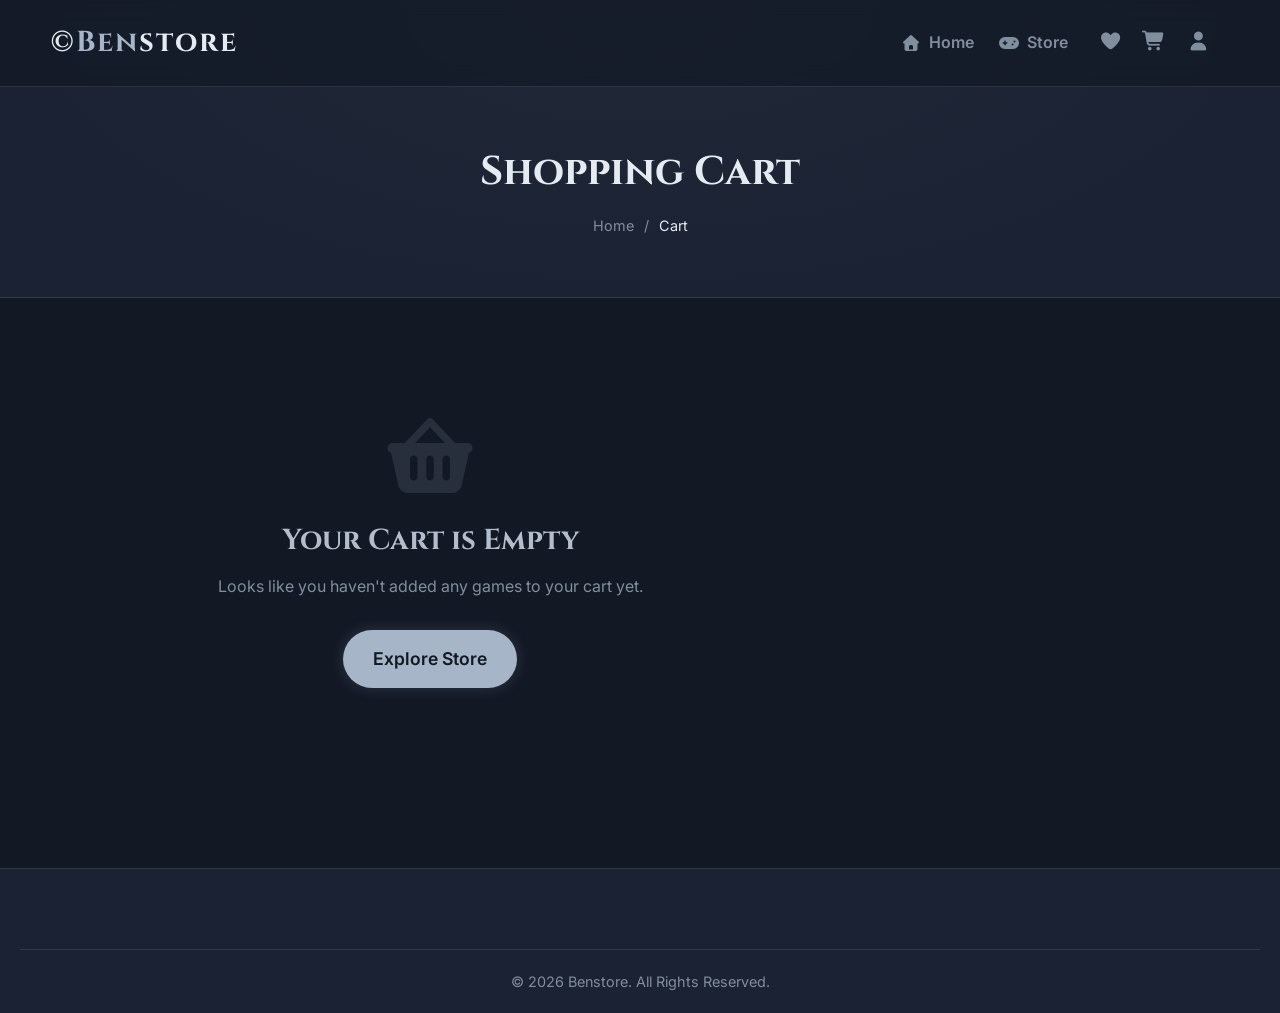
<file: pages/cart.html>
<!doctype html>
<html lang="en">
  <head>
    <meta charset="UTF-8" />
    <meta name="viewport" content="width=device-width, initial-scale=1.0" />
    <title>Shopping Cart | Benstore</title>
    <!-- CSS Modules -->
    <link rel="stylesheet" href="../css/base.css" />
    <link rel="stylesheet" href="../css/components.css" />
    <link rel="stylesheet" href="../css/layout.css" />
    <link rel="stylesheet" href="../css/pages/cart.css" />
    <link rel="stylesheet" href="../css/responsive.css" />
    <link rel="stylesheet" href="../css/all.css" />
  </head>
  <body>
    <!-- Navbar -->
    <nav class="navbar scrolled" id="navbar">
      <div class="nav-logo">
        <h2><a href="../index.html">&copy;<span>Ben</span>store</a></h2>
      </div>

      <div class="nav-right">
        <ul class="nav-links" id="navLinks">
          <li>
            <a href="../index.html"><i class="fas fa-house"></i> Home</a>
          </li>
          <li>
            <a href="store.html"><i class="fas fa-gamepad"></i> Store</a>
          </li>
        </ul>
        <div class="nav-icons">
          <div
            class="wishlist-icon"
            onclick="window.location.href = 'wishlist.html'"
          >
            <i class="fas fa-heart"></i>
            <span class="wishlist-badge">0</span>
          </div>
          <div class="cart-icon">
            <i class="fas fa-shopping-cart"></i>
            <span class="cart-badge">0</span>
          </div>
          <div class="user-icon" id="userIcon">
            <i class="fas fa-user"></i>
            <div class="user-dropdown" id="userDropdown"></div>
          </div>
          <span id="userGreeting" class="user-greeting"></span>
          <div class="menu-toggle" id="mobileMenu">
            <i class="fas fa-bars"></i>
          </div>
        </div>
      </div>
    </nav>

    <!-- Cart Sidebar -->
    <div class="cart-overlay"></div>
    <div class="cart-sidebar">
      <div class="cart-sidebar-header">
        <h3>Your Cart</h3>
        <button class="cart-sidebar-close"><i class="fas fa-times"></i></button>
      </div>
      <div class="cart-sidebar-items"></div>
      <div class="cart-sidebar-footer">
        <div class="cart-sidebar-total">
          <span>Subtotal</span>
          <span class="amount">Rp 0</span>
        </div>
        <div class="cart-sidebar-actions">
          <a href="checkout.html" class="btn-primary">Checkout</a>
        </div>
      </div>
    </div>

    <header class="page-header">
      <h1>Shopping Cart</h1>
      <div class="breadcrumb">
        <a href="../index.html">Home</a> / <span>Cart</span>
      </div>
    </header>

    <section class="cart-section">
      <div class="cart-container" id="cartPageContainer">
        <!-- Items rendered via JS inline here for simplicity since we don't have a dedicated cart page JS -->
        <div class="cart-items" id="cartPageItems">
          <!-- Rendered dynamically -->
        </div>
        <div class="order-summary" id="cartPageSummary" style="display: none">
          <h3>Order Summary</h3>
          <div class="summary-row">
            <span>Items</span>
            <span id="summaryCount">0</span>
          </div>
          <div class="summary-row">
            <span>Subtotal</span>
            <span id="summarySubtotal">Rp 0</span>
          </div>
          <div class="summary-row">
            <span>Tax (11%)</span>
            <span id="summaryTax">Rp 0</span>
          </div>
          <div class="summary-row total">
            <span>Total</span>
            <span id="summaryTotal">Rp 0</span>
          </div>
          <div class="summary-actions">
            <button
              class="btn-primary"
              onclick="window.location.href = 'checkout.html'"
            >
              Proceed to Checkout
            </button>
            <button
              class="btn-secondary"
              onclick="window.location.href = 'store.html'"
            >
              Continue Shopping
            </button>
          </div>
        </div>
      </div>
    </section>

    <!-- Footer -->
    <footer class="footer">
      <div class="footer-bottom">
        <p>&copy; 2026 Benstore. All Rights Reserved.</p>
      </div>
    </footer>

    <!-- Scripts -->
    <script src="../js/data.js"></script>
    <script src="../js/cart.js"></script>
    <script src="../js/wishlist.js"></script>
    <script src="../js/auth.js"></script>
    <script src="../js/app.js"></script>
    <script>
      document.addEventListener("DOMContentLoaded", () => {
        function renderCartPage() {
          const cart = Cart.getCart();
          const itemsContainer = document.getElementById("cartPageItems");
          const summaryContainer = document.getElementById("cartPageSummary");

          if (cart.length === 0) {
            itemsContainer.innerHTML = `
                        <div class="cart-empty">
                            <i class="fas fa-shopping-basket"></i>
                            <h2>Your Cart is Empty</h2>
                            <p>Looks like you haven't added any games to your cart yet.</p>
                            <a href="store.html" class="btn-primary" style="display:inline-block;padding:15px 30px;">Explore Store</a>
                        </div>
                    `;
            summaryContainer.style.display = "none";
            return;
          }

          summaryContainer.style.display = "block";
          itemsContainer.innerHTML = cart
            .map((item) => {
              const p = getProductById(item.id);
              if (!p) return "";
              return `
                        <div class="cart-item">
                            <div class="cart-item-image">
                                <img src="${resolveAssetPath(p.image)}" alt="${p.title}">
                            </div>
                            <div class="cart-item-info">
                                <h3><a href="product.html?id=${p.id}">${p.title}</a></h3>
                                <span class="cart-item-genre">${p.genre} • ${p.platform.join(", ")}</span>
                                <div class="cart-item-bottom">
                                    <span class="cart-item-price">${formatPrice(p.price)}</span>
                                    <div class="cart-qty-controls">
                                        <button onclick="Cart.updateQuantity(${p.id}, ${item.qty - 1}); location.reload()">−</button>
                                        <span>${item.qty}</span>
                                        <button onclick="Cart.updateQuantity(${p.id}, ${item.qty + 1}); location.reload()">+</button>
                                    </div>
                                    <button class="cart-item-remove" onclick="Cart.removeFromCart(${p.id}); location.reload()" title="Remove Item">
                                        <i class="fas fa-trash-alt"></i>
                                    </button>
                                </div>
                            </div>
                        </div>
                    `;
            })
            .join("");

          const count = Cart.getCartCount();
          const subtotal = Cart.getCartTotal();
          const tax = Math.floor(subtotal * 0.11);

          document.getElementById("summaryCount").textContent = count;
          document.getElementById("summarySubtotal").textContent =
            formatPrice(subtotal);
          document.getElementById("summaryTax").textContent = formatPrice(tax);
          document.getElementById("summaryTotal").textContent = formatPrice(
            subtotal + tax,
          );
        }

        renderCartPage();
      });
    </script>
  </body>
</html>
</file>
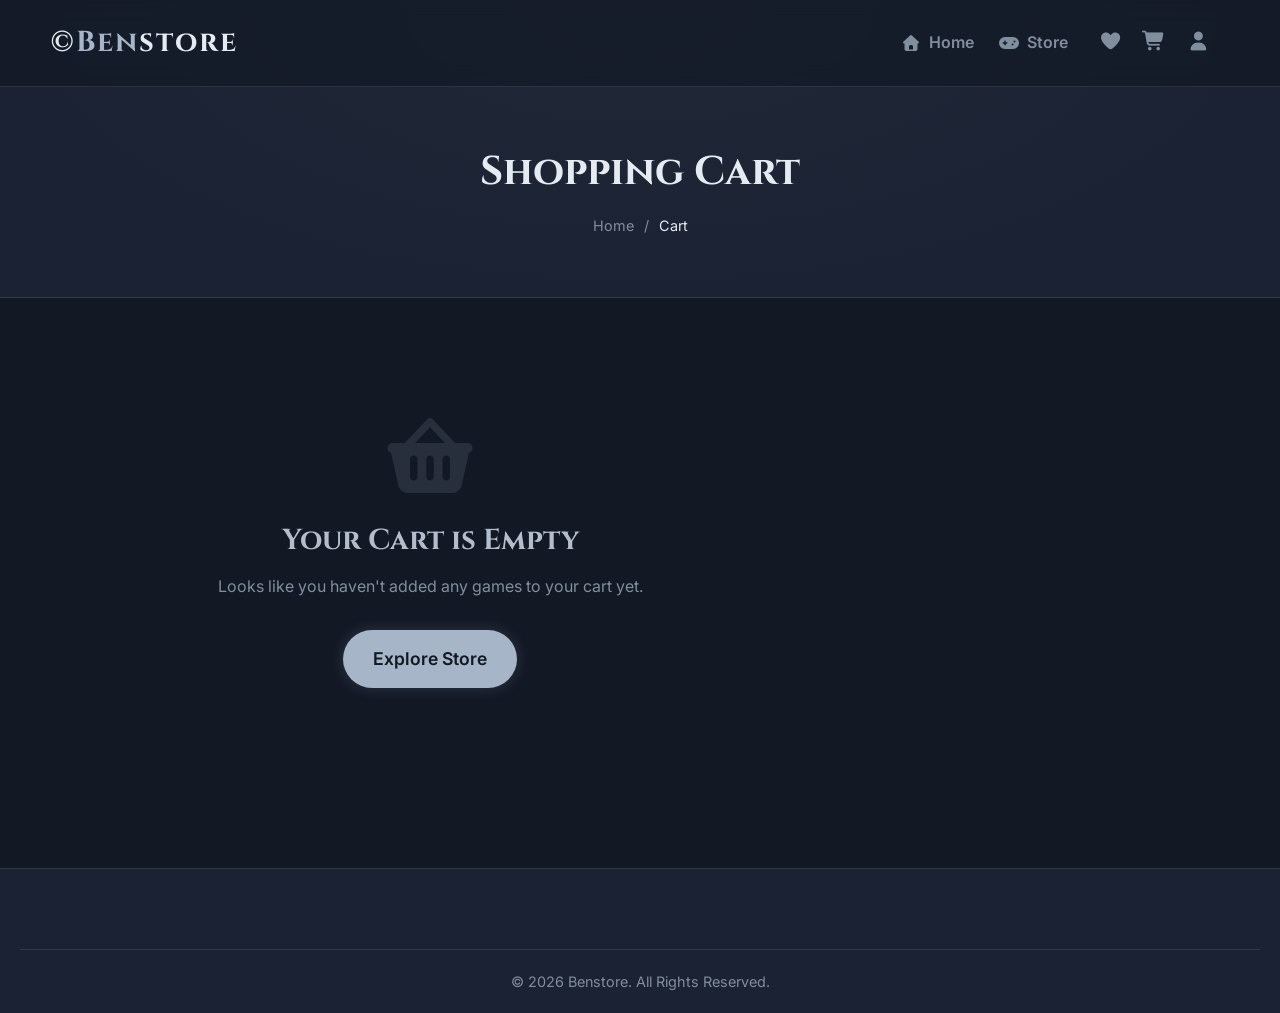
<file: pages/checkout.html>
<!doctype html>
<html lang="en">
  <head>
    <meta charset="UTF-8" />
    <meta name="viewport" content="width=device-width, initial-scale=1.0" />
    <title>Checkout | Benstore</title>
    <!-- CSS Modules -->
    <link rel="stylesheet" href="../css/base.css" />
    <link rel="stylesheet" href="../css/components.css" />
    <link rel="stylesheet" href="../css/layout.css" />
    <link rel="stylesheet" href="../css/pages/checkout.css" />
    <link rel="stylesheet" href="../css/responsive.css" />
    <link rel="stylesheet" href="../css/all.css" />
  </head>
  <body>
    <!-- Navbar -->
    <nav class="navbar scrolled" id="navbar">
      <div class="nav-logo">
        <h2><a href="../index.html">&copy;<span>Ben</span>store</a></h2>
      </div>
      <div class="nav-right">
        <a href="cart.html" style="color: var(--text-muted)"
          ><i class="fas fa-arrow-left"></i> Back to Cart</a
        >
      </div>
    </nav>

    <header
      class="page-header"
      style="padding-top: 100px; padding-bottom: 30px"
    >
      <h1>Checkout</h1>
    </header>

    <section class="checkout-section">
      <div class="checkout-steps">
        <div class="step completed">
          <div class="step-number"><i class="fas fa-check"></i></div>
          <span>Cart</span>
        </div>
        <div class="step-line active"></div>
        <div class="step active">
          <div class="step-number">2</div>
          <span>Details & Payment</span>
        </div>
        <div class="step-line"></div>
        <div class="step">
          <div class="step-number">3</div>
          <span>Done</span>
        </div>
      </div>

      <div class="checkout-container">
        <div class="checkout-form-area">
          <form id="checkoutForm" class="checkout-form">
            <h2><i class="fas fa-user-circle"></i> Personal Information</h2>
            <div class="form-row">
              <div class="form-group">
                <label for="fname">First Name</label>
                <input type="text" id="fname" required placeholder="John" />
              </div>
              <div class="form-group">
                <label for="lname">Last Name</label>
                <input type="text" id="lname" required placeholder="Doe" />
              </div>
            </div>
            <div class="form-group">
              <label for="email">Email Address</label>
              <input
                type="email"
                id="email"
                required
                placeholder="john@example.com"
              />
            </div>

            <h2 style="margin-top: 20px">
              <i class="fas fa-credit-card"></i> Payment Method
            </h2>
            <div class="payment-methods">
              <label class="payment-option selected">
                <input type="radio" name="payment" value="cc" checked />
                <i class="fas fa-credit-card"></i>
                <div class="payment-option-info">
                  <h4>Credit Card</h4>
                  <p>Visa, MasterCard, Amex</p>
                </div>
              </label>
              <label class="payment-option">
                <input type="radio" name="payment" value="paypal" />
                <i class="fab fa-paypal"></i>
                <div class="payment-option-info">
                  <h4>PayPal</h4>
                  <p>Fast and secure checkout</p>
                </div>
              </label>
              <label class="payment-option">
                <input type="radio" name="payment" value="qris" />
                <i class="fas fa-qrcode"></i>
                <div class="payment-option-info">
                  <h4>QRIS</h4>
                  <p>E-Wallet, Mobile Banking (ID Only)</p>
                </div>
              </label>
            </div>

            <div class="form-group" style="margin-top: 30px">
              <button type="submit" class="btn-primary" style="width: 100%">
                Place Order Securely
              </button>
            </div>
          </form>
        </div>

        <div class="order-summary" style="position: sticky; top: 100px">
          <h3>Order Review</h3>
          <div id="checkoutOrderReview">
            <!-- Rendered by JS -->
          </div>
          <div class="summary-row" style="margin-top: 20px">
            <span>Subtotal</span>
            <span id="checkoutSubtotal">Rp 0</span>
          </div>
          <div class="summary-row">
            <span>Tax (11%)</span>
            <span id="checkoutTax">Rp 0</span>
          </div>
          <div class="summary-row total">
            <span>Total Due</span>
            <span id="checkoutTotal">Rp 0</span>
          </div>
        </div>
      </div>
    </section>

    <!-- Success Modal -->
    <div class="modal-overlay" id="checkoutSuccessModal">
      <div class="modal">
        <div class="success-content">
          <i class="fas fa-check-circle"></i>
          <h2>Payment Successful!</h2>
          <p>
            Thank you for your purchase. Your game keys will be sent to your
            email shortly.
          </p>
          <button
            class="btn-primary"
            onclick="window.location.href = '../index.html'"
          >
            Back to Home
          </button>
        </div>
      </div>
    </div>

    <!-- Scripts -->
    <script src="../js/data.js"></script>
    <script src="../js/cart.js"></script>
    <script src="../js/checkout.js"></script>
  </body>
</html>
</file>
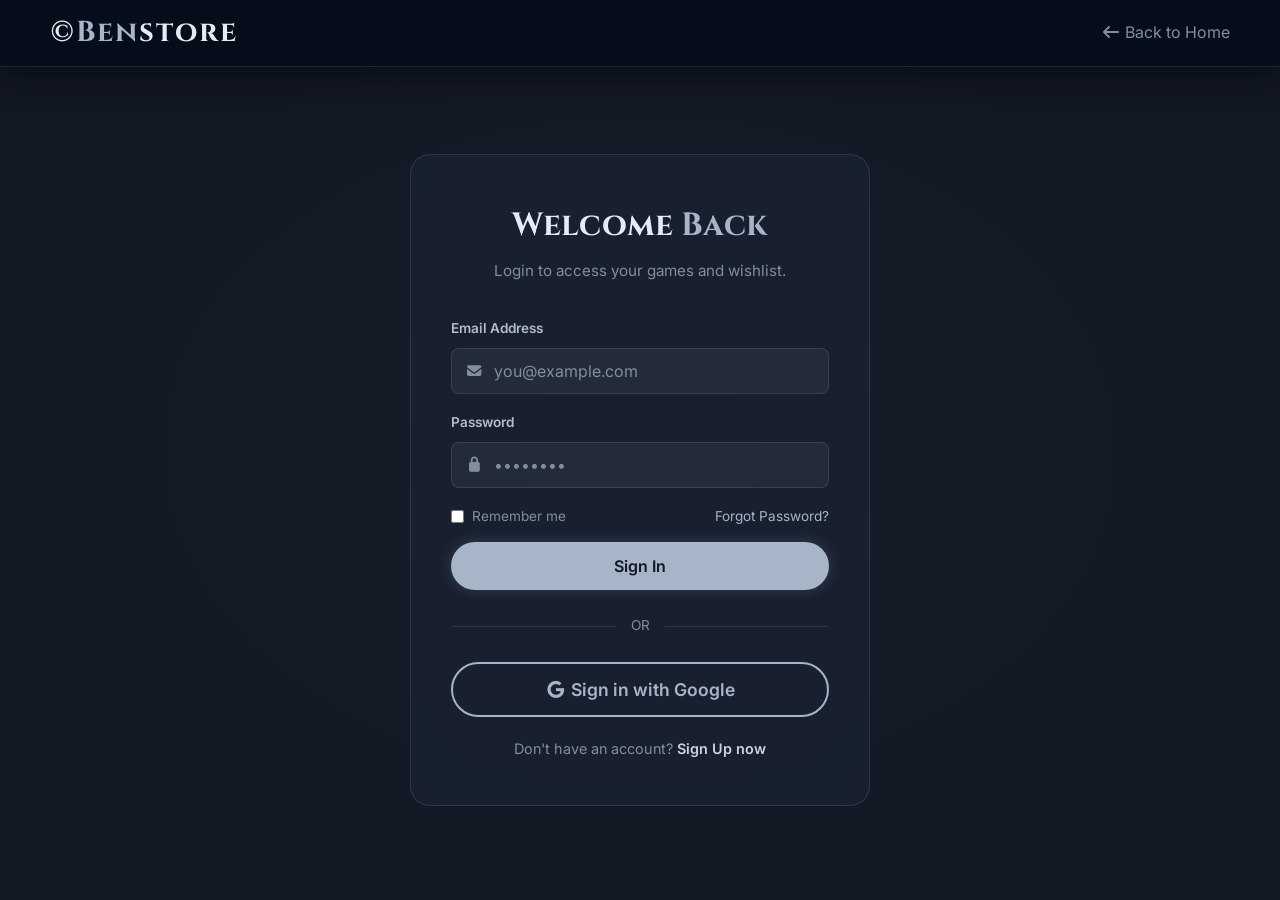
<file: pages/login.html>
<!doctype html>
<html lang="en">
  <head>
    <meta charset="UTF-8" />
    <meta name="viewport" content="width=device-width, initial-scale=1.0" />
    <title>Login | Benstore</title>
    <!-- CSS Modules -->
    <link rel="stylesheet" href="../css/base.css" />
    <link rel="stylesheet" href="../css/components.css" />
    <link rel="stylesheet" href="../css/layout.css" />
    <link rel="stylesheet" href="../css/pages/auth.css" />
    <link rel="stylesheet" href="../css/responsive.css" />
    <link rel="stylesheet" href="../css/all.css" />
  </head>
  <body>
    <nav class="navbar scrolled" id="navbar">
      <div class="nav-logo">
        <h2><a href="../index.html">&copy;<span>Ben</span>store</a></h2>
      </div>
      <div class="nav-right">
        <a href="../index.html" style="color: var(--text-muted)"
          ><i class="fas fa-arrow-left"></i> Back to Home</a
        >
      </div>
    </nav>

    <section class="auth-section">
      <div class="auth-card">
        <h1>Welcome <span>Back</span></h1>
        <p class="auth-subtitle">Login to access your games and wishlist.</p>

        <form id="loginForm">
          <div class="form-group">
            <label for="email">Email Address</label>
            <div class="input-wrapper">
              <i class="fas fa-envelope"></i>
              <input
                type="email"
                id="email"
                required
                placeholder="you@example.com"
              />
            </div>
          </div>

          <div class="form-group">
            <label for="password">Password</label>
            <div class="input-wrapper">
              <i class="fas fa-lock"></i>
              <input
                type="password"
                id="password"
                required
                placeholder="••••••••"
              />
            </div>
          </div>

          <div class="auth-remember">
            <label> <input type="checkbox" /> Remember me </label>
            <a href="#">Forgot Password?</a>
          </div>

          <button type="submit" class="btn-primary">Sign In</button>

          <div class="auth-divider">OR</div>

          <button
            type="button"
            class="btn-secondary"
            style="width: 100%; border-radius: var(--radius-full)"
          >
            <i class="fab fa-google"></i> Sign in with Google
          </button>
        </form>

        <div class="auth-footer">
          Don't have an account? <a href="register.html">Sign Up now</a>
        </div>
      </div>
    </section>

    <!-- Scripts -->
    <script src="../js/data.js"></script>
    <script src="../js/cart.js"></script>
    <script src="../js/auth.js"></script>
  </body>
</html>
</file>
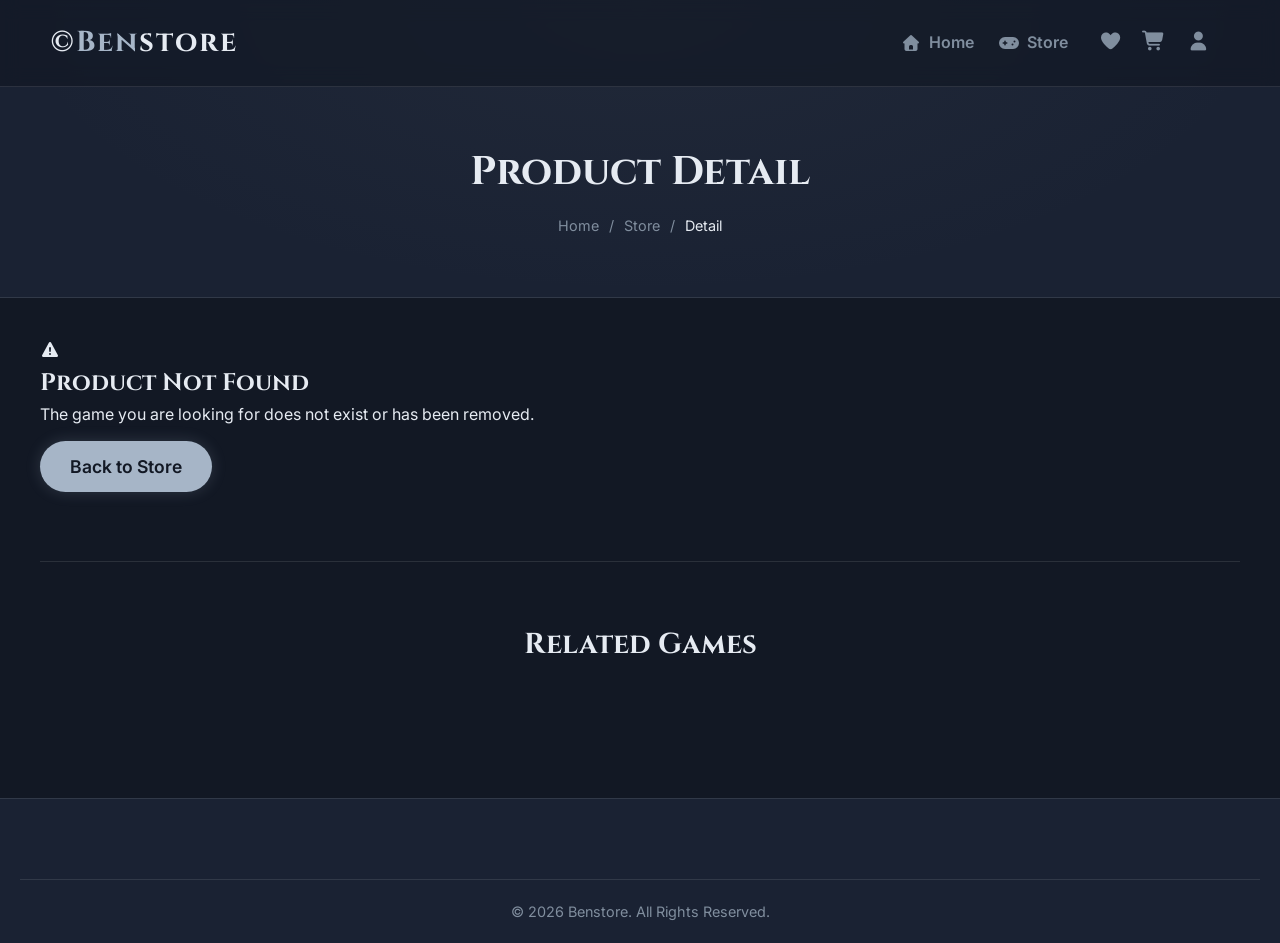
<file: pages/product.html>
<!doctype html>
<html lang="en">
  <head>
    <meta charset="UTF-8" />
    <meta name="viewport" content="width=device-width, initial-scale=1.0" />
    <title>Product Detail | Benstore</title>
    <!-- CSS Modules -->
    <link rel="stylesheet" href="../css/base.css" />
    <link rel="stylesheet" href="../css/components.css" />
    <link rel="stylesheet" href="../css/layout.css" />
    <link rel="stylesheet" href="../css/pages/product.css" />
    <link rel="stylesheet" href="../css/responsive.css" />
    <link rel="stylesheet" href="../css/all.css" />
  </head>
  <body>
    <!-- Navbar -->
    <nav class="navbar scrolled" id="navbar">
      <div class="nav-logo">
        <h2><a href="../index.html">&copy;<span>Ben</span>store</a></h2>
      </div>

      <div class="nav-right">
        <ul class="nav-links" id="navLinks">
          <li>
            <a href="../index.html"><i class="fas fa-house"></i> Home</a>
          </li>
          <li>
            <a href="store.html"><i class="fas fa-gamepad"></i> Store</a>
          </li>
        </ul>
        <div class="nav-icons">
          <div
            class="wishlist-icon"
            onclick="window.location.href = 'wishlist.html'"
          >
            <i class="fas fa-heart"></i>
            <span class="wishlist-badge">0</span>
          </div>
          <div class="cart-icon">
            <i class="fas fa-shopping-cart"></i>
            <span class="cart-badge">0</span>
          </div>
          <div class="user-icon" id="userIcon">
            <i class="fas fa-user"></i>
            <div class="user-dropdown" id="userDropdown"></div>
          </div>
          <span id="userGreeting" class="user-greeting"></span>
          <div class="menu-toggle" id="mobileMenu">
            <i class="fas fa-bars"></i>
          </div>
        </div>
      </div>
    </nav>

    <!-- Cart Sidebar -->
    <div class="cart-overlay"></div>
    <div class="cart-sidebar">
      <div class="cart-sidebar-header">
        <h3>Your Cart</h3>
        <button class="cart-sidebar-close"><i class="fas fa-times"></i></button>
      </div>
      <div class="cart-sidebar-items"></div>
      <div class="cart-sidebar-footer">
        <div class="cart-sidebar-total">
          <span>Subtotal</span>
          <span class="amount">Rp 0</span>
        </div>
        <div class="cart-sidebar-actions">
          <a href="cart.html" class="btn-secondary">View Cart</a>
          <a href="checkout.html" class="btn-primary">Checkout</a>
        </div>
      </div>
    </div>

    <header class="page-header">
      <h1>Product Detail</h1>
      <div class="breadcrumb">
        <a href="../index.html">Home</a> / <a href="store.html">Store</a> /
        <span>Detail</span>
      </div>
    </header>

    <section class="product-section">
      <div class="product-container">
        <div class="product-main" id="productDetailContainer">
          <!-- Rendered by product.js -->
        </div>

        <div class="related-section">
          <h2>Related Games</h2>
          <div class="related-grid" id="relatedGrid">
            <!-- Rendered by product.js -->
          </div>
        </div>
      </div>
    </section>

    <!-- Footer -->
    <footer class="footer">
      <div class="footer-bottom">
        <p>&copy; 2026 Benstore. All Rights Reserved.</p>
      </div>
    </footer>

    <!-- Scripts -->
    <script src="../js/data.js"></script>
    <script src="../js/cart.js"></script>
    <script src="../js/wishlist.js"></script>
    <script src="../js/auth.js"></script>
    <script src="../js/app.js"></script>
    <script src="../js/product.js"></script>
  </body>
</html>
</file>
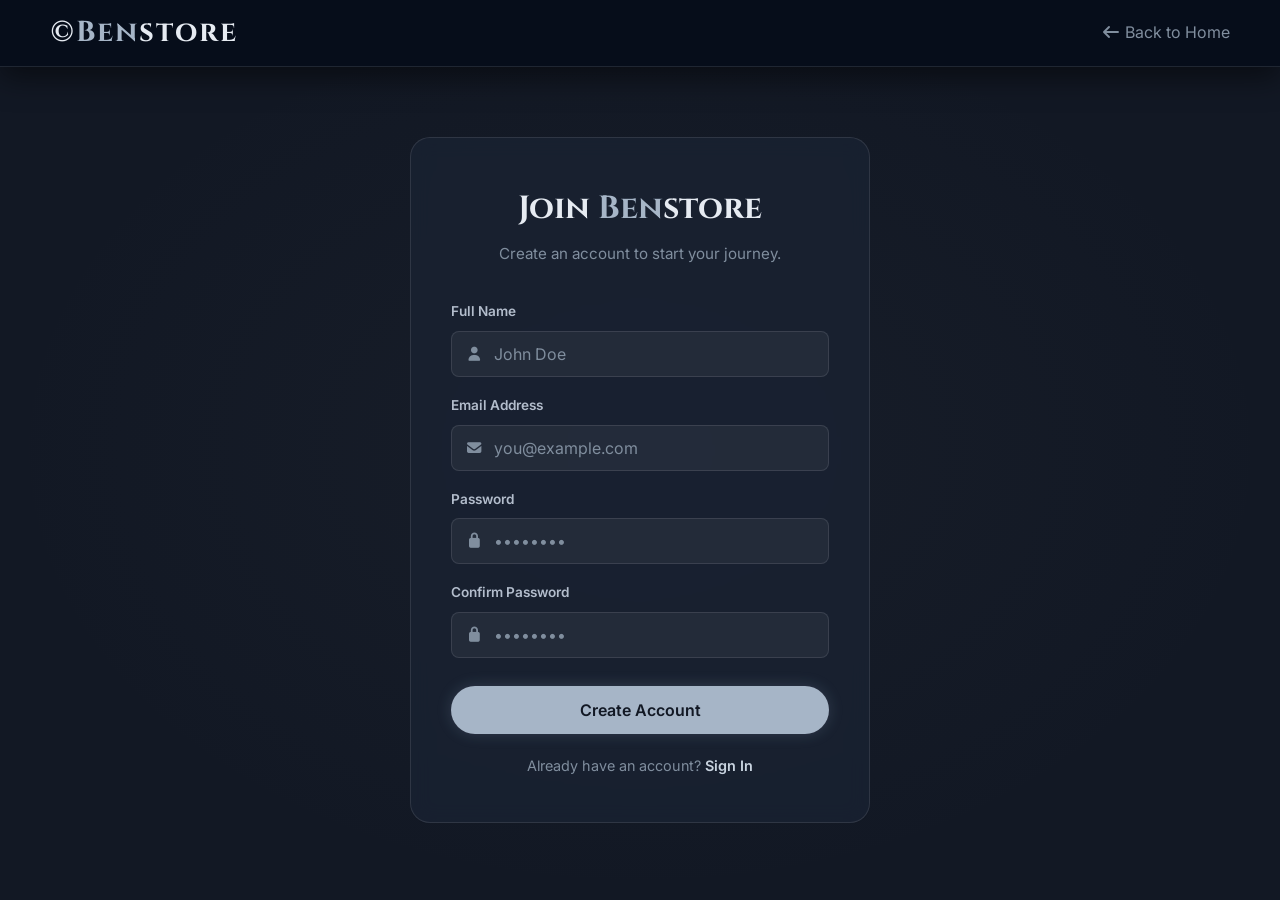
<file: pages/register.html>
<!doctype html>
<html lang="en">
  <head>
    <meta charset="UTF-8" />
    <meta name="viewport" content="width=device-width, initial-scale=1.0" />
    <title>Register | Benstore</title>
    <!-- CSS Modules -->
    <link rel="stylesheet" href="../css/base.css" />
    <link rel="stylesheet" href="../css/components.css" />
    <link rel="stylesheet" href="../css/layout.css" />
    <link rel="stylesheet" href="../css/pages/auth.css" />
    <link rel="stylesheet" href="../css/responsive.css" />
    <link rel="stylesheet" href="../css/all.css" />
  </head>
  <body>
    <nav class="navbar scrolled" id="navbar">
      <div class="nav-logo">
        <h2><a href="../index.html">&copy;<span>Ben</span>store</a></h2>
      </div>
      <div class="nav-right">
        <a href="../index.html" style="color: var(--text-muted)"
          ><i class="fas fa-arrow-left"></i> Back to Home</a
        >
      </div>
    </nav>

    <section class="auth-section">
      <div class="auth-card">
        <h1>Join <span>Ben</span>store</h1>
        <p class="auth-subtitle">Create an account to start your journey.</p>

        <form id="registerForm">
          <div class="form-group">
            <label for="name">Full Name</label>
            <div class="input-wrapper">
              <i class="fas fa-user"></i>
              <input type="text" id="name" required placeholder="John Doe" />
            </div>
          </div>

          <div class="form-group">
            <label for="email">Email Address</label>
            <div class="input-wrapper">
              <i class="fas fa-envelope"></i>
              <input
                type="email"
                id="email"
                required
                placeholder="you@example.com"
              />
            </div>
          </div>

          <div class="form-group">
            <label for="password">Password</label>
            <div class="input-wrapper">
              <i class="fas fa-lock"></i>
              <input
                type="password"
                id="password"
                required
                placeholder="••••••••"
              />
            </div>
          </div>

          <div class="form-group">
            <label for="confirmPassword">Confirm Password</label>
            <div class="input-wrapper">
              <i class="fas fa-lock"></i>
              <input
                type="password"
                id="confirmPassword"
                required
                placeholder="••••••••"
              />
            </div>
          </div>

          <button type="submit" class="btn-primary">Create Account</button>
        </form>

        <div class="auth-footer">
          Already have an account? <a href="login.html">Sign In</a>
        </div>
      </div>
    </section>

    <!-- Scripts -->
    <script src="../js/data.js"></script>
    <script src="../js/cart.js"></script>
    <script src="../js/auth.js"></script>
  </body>
</html>
</file>
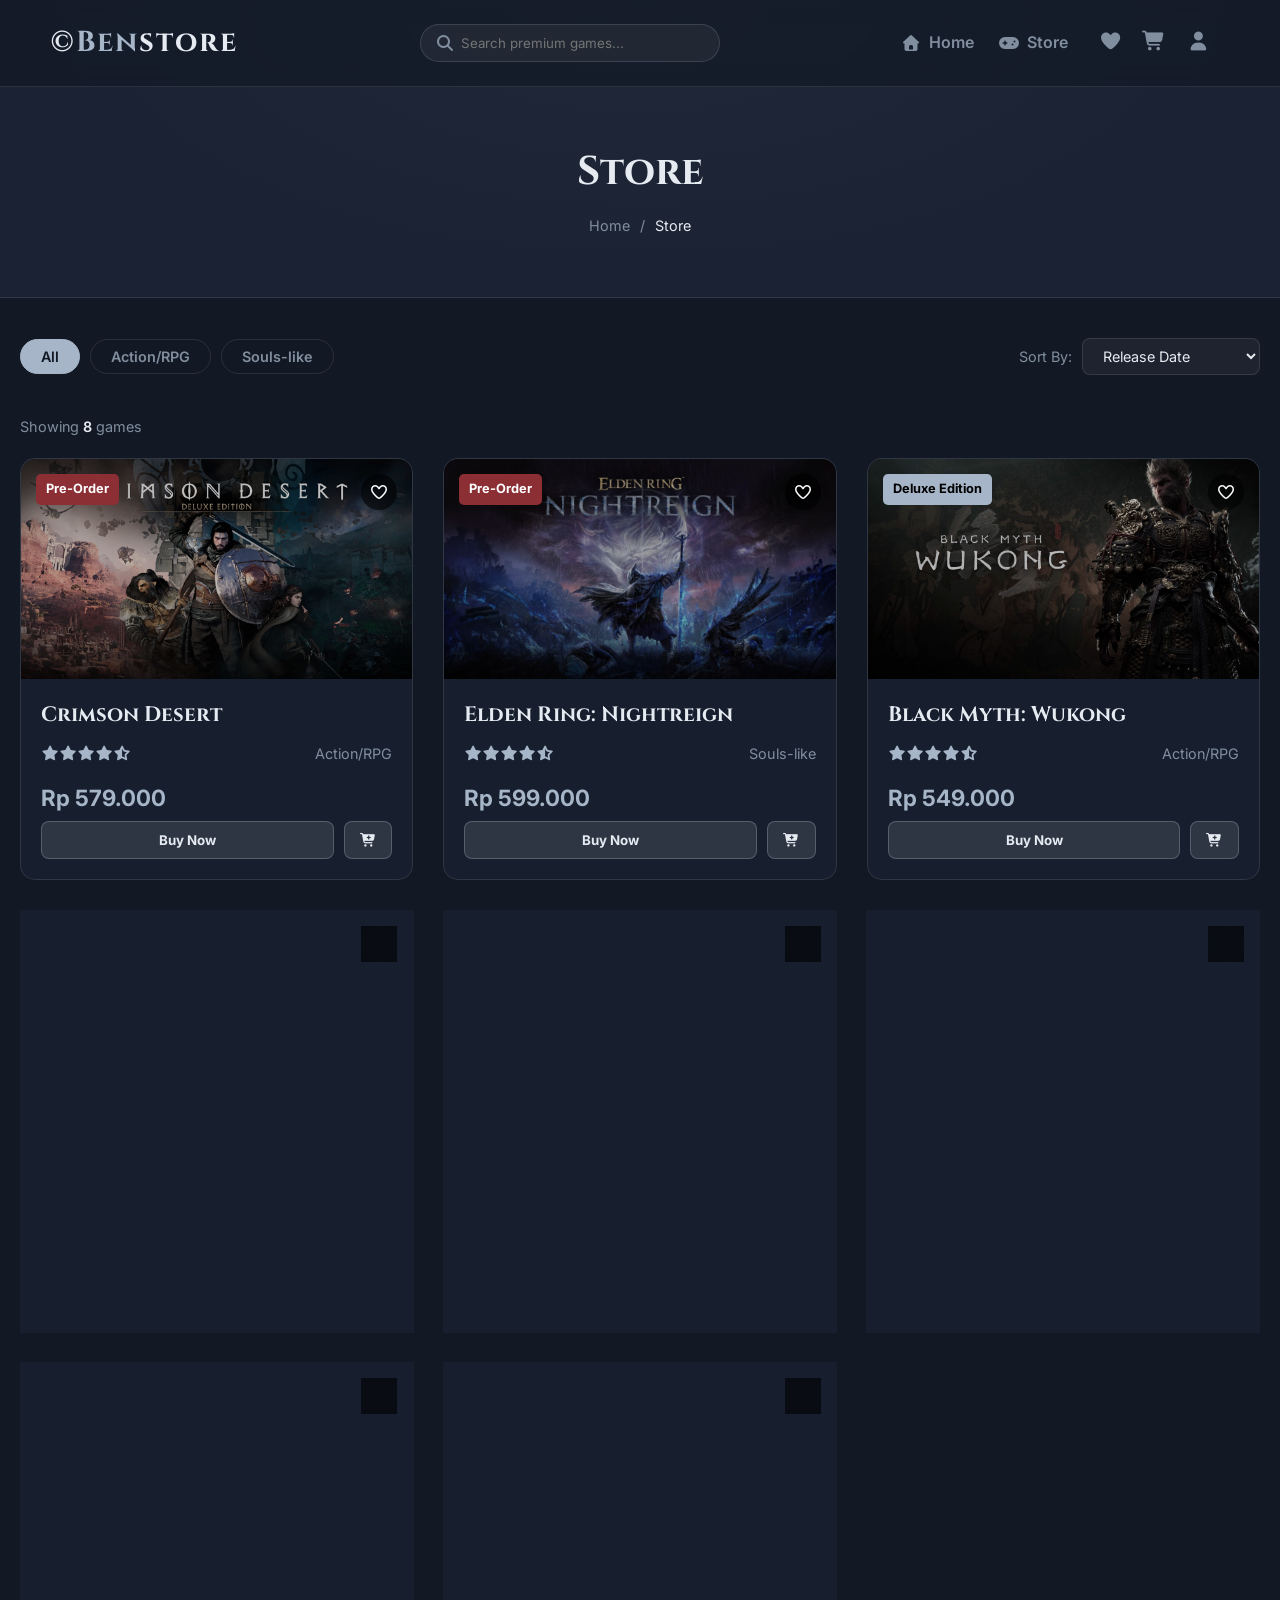
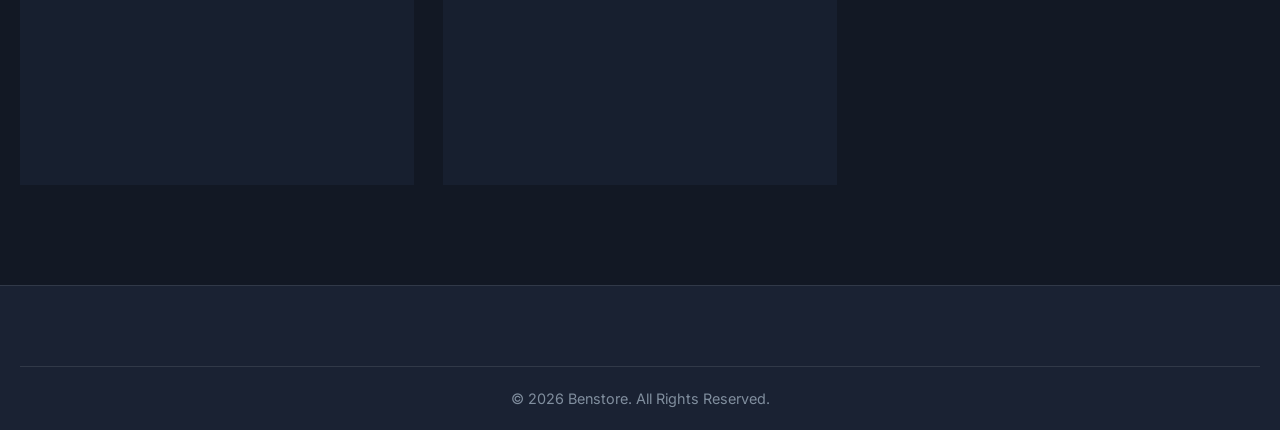
<file: pages/store.html>
<!doctype html>
<html lang="en">
  <head>
    <meta charset="UTF-8" />
    <meta name="viewport" content="width=device-width, initial-scale=1.0" />
    <title>Store | Benstore</title>
    <!-- CSS Modules -->
    <link rel="stylesheet" href="../css/base.css" />
    <link rel="stylesheet" href="../css/components.css" />
    <link rel="stylesheet" href="../css/layout.css" />
    <link rel="stylesheet" href="../css/pages/store.css" />
    <link rel="stylesheet" href="../css/responsive.css" />
    <link rel="stylesheet" href="../css/all.css" />
  </head>
  <body>
    <!-- Navbar -->
    <nav class="navbar scrolled" id="navbar">
      <div class="nav-logo">
        <h2><a href="../index.html">&copy;<span>Ben</span>store</a></h2>
      </div>

      <div class="nav-center">
        <div class="search-container">
          <i class="fas fa-search"></i>
          <input
            type="text"
            id="searchInput"
            placeholder="Search premium games..."
          />
        </div>
      </div>

      <div class="nav-right">
        <ul class="nav-links" id="navLinks">
          <li>
            <a href="../index.html"><i class="fas fa-house"></i> Home</a>
          </li>
          <li>
            <a href="store.html"><i class="fas fa-gamepad"></i> Store</a>
          </li>
        </ul>
        <div class="nav-icons">
          <div
            class="wishlist-icon"
            onclick="window.location.href = 'wishlist.html'"
          >
            <i class="fas fa-heart"></i>
            <span class="wishlist-badge">0</span>
          </div>
          <div class="cart-icon">
            <i class="fas fa-shopping-cart"></i>
            <span class="cart-badge">0</span>
          </div>
          <div class="user-icon" id="userIcon">
            <i class="fas fa-user"></i>
            <div class="user-dropdown" id="userDropdown"></div>
          </div>
          <span id="userGreeting" class="user-greeting"></span>
          <div class="menu-toggle" id="mobileMenu">
            <i class="fas fa-bars"></i>
          </div>
        </div>
      </div>
    </nav>

    <!-- Cart Sidebar -->
    <div class="cart-overlay"></div>
    <div class="cart-sidebar">
      <div class="cart-sidebar-header">
        <h3>Your Cart</h3>
        <button class="cart-sidebar-close"><i class="fas fa-times"></i></button>
      </div>
      <div class="cart-sidebar-items"></div>
      <div class="cart-sidebar-footer">
        <div class="cart-sidebar-total">
          <span>Subtotal</span>
          <span class="amount">Rp 0</span>
        </div>
        <div class="cart-sidebar-actions">
          <a href="cart.html" class="btn-secondary">View Cart</a>
          <a href="checkout.html" class="btn-primary">Checkout</a>
        </div>
      </div>
    </div>

    <header class="page-header">
      <h1>Store</h1>
      <div class="breadcrumb">
        <a href="../index.html">Home</a> / <span>Store</span>
      </div>
    </header>

    <section class="store-section">
      <div class="store-container">
        <div class="store-toolbar">
          <div class="store-filters" id="filterContainer">
            <!-- Populated by JS -->
          </div>
          <div class="store-sort">
            <label for="sortSelect">Sort By:</label>
            <select id="sortSelect">
              <option value="newest">Release Date</option>
              <option value="price-low">Price: Low to High</option>
              <option value="price-high">Price: High to Low</option>
              <option value="rating">Top Rated</option>
              <option value="name">Name A-Z</option>
            </select>
          </div>
        </div>

        <div class="store-results" id="resultsCount">
          Showing <span>0</span> games
        </div>

        <div class="store-grid" id="storeGrid">
          <!-- Rendered by store.js -->
        </div>
      </div>
    </section>

    <!-- Footer -->
    <footer class="footer">
      <div class="footer-bottom">
        <p>&copy; 2026 Benstore. All Rights Reserved.</p>
      </div>
    </footer>

    <!-- Scripts -->
    <script src="../js/data.js"></script>
    <script src="../js/cart.js"></script>
    <script src="../js/wishlist.js"></script>
    <script src="../js/auth.js"></script>
    <script src="../js/app.js"></script>
    <script src="../js/store.js"></script>
  </body>
</html>
</file>
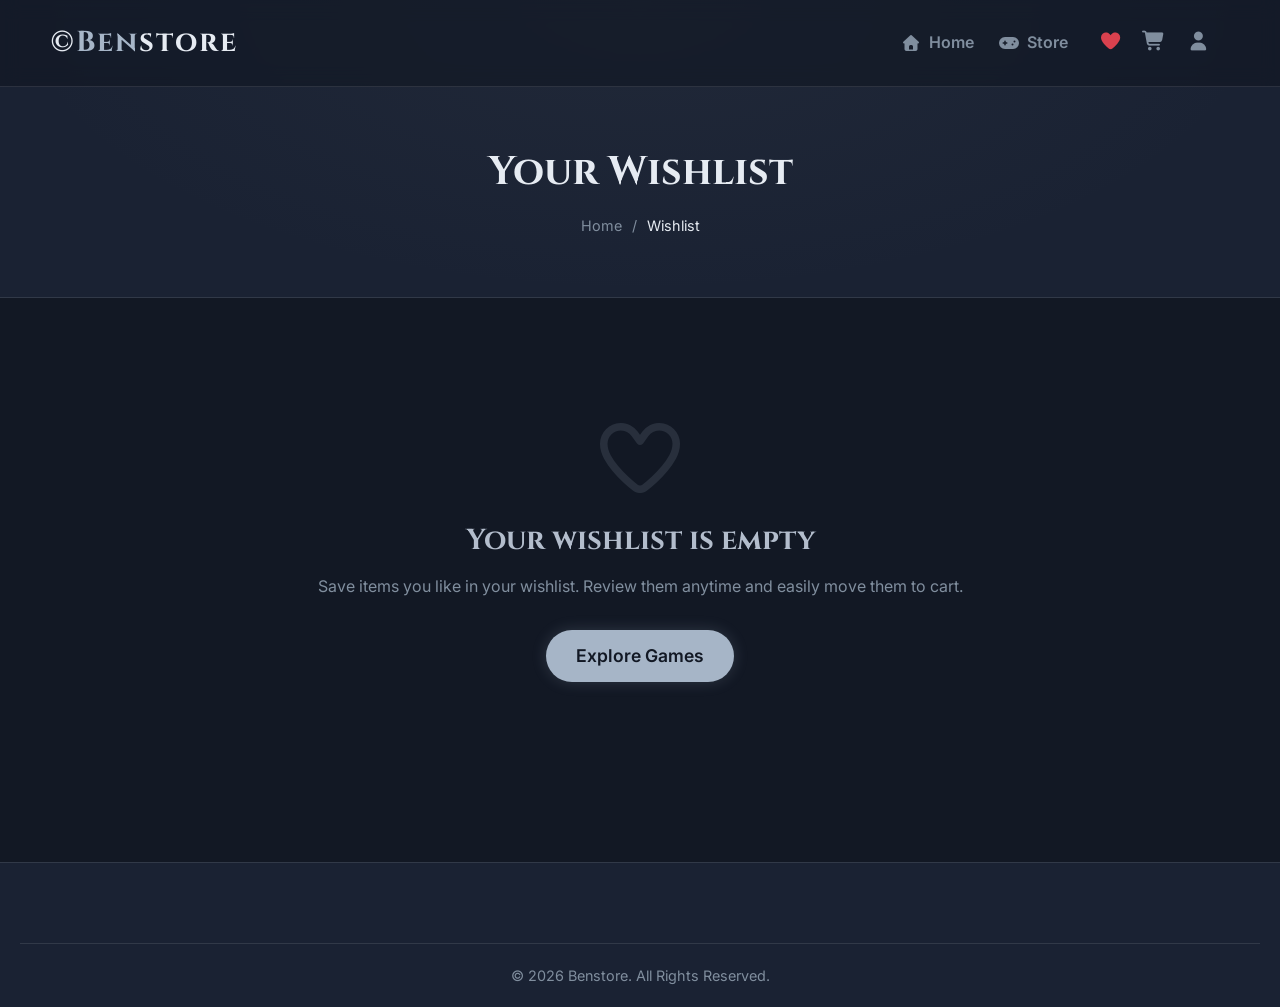
<file: pages/wishlist.html>
<!doctype html>
<html lang="en">
  <head>
    <meta charset="UTF-8" />
    <meta name="viewport" content="width=device-width, initial-scale=1.0" />
    <title>Wishlist | Benstore</title>
    <!-- CSS Modules -->
    <link rel="stylesheet" href="../css/base.css" />
    <link rel="stylesheet" href="../css/components.css" />
    <link rel="stylesheet" href="../css/layout.css" />
    <link rel="stylesheet" href="../css/pages/auth.css" />
    <link rel="stylesheet" href="../css/responsive.css" />
    <link rel="stylesheet" href="../css/all.css" />
  </head>
  <body>
    <!-- Navbar -->
    <nav class="navbar scrolled" id="navbar">
      <div class="nav-logo">
        <h2><a href="../index.html">&copy;<span>Ben</span>store</a></h2>
      </div>

      <div class="nav-right">
        <ul class="nav-links" id="navLinks">
          <li>
            <a href="../index.html"><i class="fas fa-house"></i> Home</a>
          </li>
          <li>
            <a href="store.html"><i class="fas fa-gamepad"></i> Store</a>
          </li>
        </ul>
        <div class="nav-icons">
          <div
            class="wishlist-icon"
            onclick="window.location.href = 'wishlist.html'"
          >
            <i class="fas fa-heart" style="color: var(--accent-danger)"></i>
            <span class="wishlist-badge">0</span>
          </div>
          <div class="cart-icon">
            <i class="fas fa-shopping-cart"></i>
            <span class="cart-badge">0</span>
          </div>
          <div class="user-icon" id="userIcon">
            <i class="fas fa-user"></i>
            <div class="user-dropdown" id="userDropdown"></div>
          </div>
          <span id="userGreeting" class="user-greeting"></span>
          <div class="menu-toggle" id="mobileMenu">
            <i class="fas fa-bars"></i>
          </div>
        </div>
      </div>
    </nav>

    <!-- Cart Sidebar -->
    <div class="cart-overlay"></div>
    <div class="cart-sidebar">
      <div class="cart-sidebar-header">
        <h3>Your Cart</h3>
        <button class="cart-sidebar-close"><i class="fas fa-times"></i></button>
      </div>
      <div class="cart-sidebar-items"></div>
      <div class="cart-sidebar-footer">
        <div class="cart-sidebar-total">
          <span>Subtotal</span>
          <span class="amount">Rp 0</span>
        </div>
        <div class="cart-sidebar-actions">
          <a href="cart.html" class="btn-secondary">View Cart</a>
          <a href="checkout.html" class="btn-primary">Checkout</a>
        </div>
      </div>
    </div>

    <header class="page-header">
      <h1>Your Wishlist</h1>
      <div class="breadcrumb">
        <a href="../index.html">Home</a> / <span>Wishlist</span>
      </div>
    </header>

    <section class="wishlist-section">
      <div class="wishlist-container">
        <div class="wishlist-grid" id="wishlistGrid">
          <!-- Rendered by wishlist.js -->
        </div>
      </div>
    </section>

    <!-- Footer -->
    <footer class="footer">
      <div class="footer-bottom">
        <p>&copy; 2026 Benstore. All Rights Reserved.</p>
      </div>
    </footer>

    <!-- Scripts -->
    <script src="../js/data.js"></script>
    <script src="../js/cart.js"></script>
    <script src="../js/wishlist.js"></script>
    <script src="../js/auth.js"></script>
    <script src="../js/app.js"></script>
  </body>
</html>
</file>
<file: css/base.css>
@import url("https://fonts.googleapis.com/css2?family=Cinzel:wght@400;700&family=Inter:wght@300;400;600;700&display=swap");

:root {
  --bg-primary: #121824;
  --bg-secondary: #1a2233;
  --bg-tertiary: #232d42;
  --bg-glass: rgba(18, 24, 36, 0.65);
  --bg-glass-card: rgba(26, 34, 51, 0.8);
  --accent-gold: #a6b5c7;
  --accent-gold-hover: #c9d4e0;
  --accent-gold-solid: #8b9bb0;
  --accent-ember: #8c2f35;
  --accent-success: #2ea869;
  --accent-danger: #d9414e;
  --accent-warning: #d99a2b;
  --text-primary: #e6ebf2;
  --text-secondary: #b3bdcc;
  --text-muted: #808e9e;
  --border-glow: rgba(166, 181, 199, 0.2);
  --border-subtle: rgba(255, 255, 255, 0.1);
  --font-heading: "Cinzel", serif;
  --font-body: "Inter", sans-serif;
  --transition: all 0.3s ease;
  --radius-sm: 8px;
  --radius-md: 12px;
  --radius-lg: 15px;
  --radius-xl: 20px;
  --radius-full: 30px;
  --shadow-md: 0 5px 20px rgba(0, 0, 0, 0.3);
  --shadow-lg: 0 10px 30px rgba(0, 0, 0, 0.5);
  --shadow-glow: 0 0 15px var(--border-glow);
  --container-max: 1300px;
}

*,
*::before,
*::after {
  margin: 0;
  padding: 0;
  box-sizing: border-box;
}
html {
  scroll-behavior: smooth;
}
body {
  background-color: var(--bg-primary);
  color: var(--text-primary);
  font-family: var(--font-body);
  line-height: 1.6;
  overflow-x: hidden;
}

::-webkit-scrollbar {
  width: 10px;
}
::-webkit-scrollbar-track {
  background: var(--bg-primary);
}
::-webkit-scrollbar-thumb {
  background: var(--bg-secondary);
  border: 1px solid var(--accent-gold);
  border-radius: 5px;
}
::-webkit-scrollbar-thumb:hover {
  background: var(--accent-gold);
}

h1,
h2,
h3,
h4,
h5,
h6 {
  font-family: var(--font-heading);
  font-weight: 700;
}
a {
  text-decoration: none;
  color: inherit;
  transition: var(--transition);
}
button {
  cursor: pointer;
  font-family: var(--font-body);
  transition: var(--transition);
}
img {
  max-width: 100%;
  display: block;
}
ul {
  list-style: none;
}
input,
select,
textarea {
  font-family: var(--font-body);
}

.section-title {
  text-align: center;
  font-size: 2.5rem;
  color: var(--accent-gold);
  margin-bottom: 10px;
  text-transform: uppercase;
  letter-spacing: 2px;
}
.section-subtitle {
  text-align: center;
  color: var(--text-muted);
  margin-bottom: 40px;
  font-size: 1rem;
}
hr.custom-hr {
  border: 0;
  height: 1px;
  background: linear-gradient(
    to right,
    transparent,
    var(--accent-gold),
    transparent
  );
  width: 60%;
  margin: 0 auto 50px;
  opacity: 0;
}

::selection {
  background: var(--accent-gold);
  color: var(--bg-primary);
}

@keyframes fadeUp {
  from {
    opacity: 0;
    transform: translateY(30px);
  }
  to {
    opacity: 1;
    transform: translateY(0);
  }
}
@keyframes fadeIn {
  from {
    opacity: 0;
  }
  to {
    opacity: 1;
  }
}
@keyframes slideInRight {
  from {
    opacity: 0;
    transform: translateX(300px);
  }
  to {
    opacity: 1;
    transform: translateX(0);
  }
}
@keyframes typing {
  from {
    width: 0;
  }
  to {
    width: 40%;
  }
}
@keyframes blink {
  50% {
    border-color: transparent;
  }
}
@keyframes popIn {
  0% {
    transform: scale(0.8);
    opacity: 0;
  }
  50% {
    transform: scale(1.05);
  }
  100% {
    transform: scale(1);
    opacity: 1;
  }
}
@keyframes shimmer {
  0% {
    background-position: -200% 0;
  }
  100% {
    background-position: 200% 0;
  }
}

.reveal {
  opacity: 0;
  transform: translateY(50px);
  transition: all 0.8s ease;
}
.reveal.active {
  opacity: 1;
  transform: translateY(0);
}
</file>
<file: css/components.css>
/* ========================================
   Buttons
   ======================================== */
.btn-primary {
  padding: 15px 30px;
  font-size: 1.1rem;
  font-weight: 600;
  color: var(--bg-primary);
  background: var(--accent-gold);
  border: none;
  border-radius: var(--radius-full);
  box-shadow: var(--shadow-glow);
}
.btn-primary:hover {
  background: var(--accent-gold-hover);
  transform: translateY(-3px);
  box-shadow: 0 5px 20px rgba(201, 168, 76, 0.6);
}
.btn-secondary {
  padding: 15px 30px;
  font-size: 1.1rem;
  font-weight: 600;
  color: var(--accent-gold);
  background: transparent;
  border: 2px solid var(--accent-gold);
  border-radius: var(--radius-full);
}
.btn-secondary:hover {
  background: rgba(201, 168, 76, 0.1);
  transform: translateY(-3px);
}
.btn-buy {
  flex: 1;
  padding: 10px;
  background: rgba(255, 255, 255, 0.1);
  color: var(--text-primary);
  border: 1px solid rgba(255, 255, 255, 0.2);
  border-radius: var(--radius-sm);
  font-weight: bold;
}
.btn-buy:hover {
  background: var(--accent-gold);
  color: var(--bg-primary);
  border-color: var(--accent-gold);
}
.btn-cart {
  padding: 10px 15px;
  background: rgba(255, 255, 255, 0.1);
  color: var(--text-primary);
  border: 1px solid rgba(255, 255, 255, 0.2);
  border-radius: var(--radius-sm);
}
.btn-cart:hover {
  background: var(--accent-ember);
  border-color: var(--accent-ember);
}
.btn-wishlist {
  padding: 10px 15px;
  background: rgba(255, 255, 255, 0.1);
  color: var(--text-primary);
  border: 1px solid rgba(255, 255, 255, 0.2);
  border-radius: var(--radius-sm);
}
.btn-wishlist:hover,
.btn-wishlist.active {
  background: rgba(231, 76, 60, 0.2);
  border-color: var(--accent-danger);
  color: var(--accent-danger);
}
.btn-danger {
  padding: 10px 20px;
  background: rgba(231, 76, 60, 0.15);
  color: var(--accent-danger);
  border: 1px solid rgba(231, 76, 60, 0.3);
  border-radius: var(--radius-sm);
  font-weight: 600;
}
.btn-danger:hover {
  background: var(--accent-danger);
  color: white;
}

/* ========================================
   Badges
   ======================================== */
.badge {
  padding: 5px 10px;
  font-size: 0.8rem;
  font-weight: bold;
  border-radius: 5px;
  background: rgba(0, 0, 0, 0.7);
  color: white;
}
.badge.dlc {
  background: var(--accent-gold);
  color: black;
}
.badge.discount {
  background: var(--accent-ember);
}
.badge.pre-order {
  background: var(--accent-warning);
  color: black;
}

/* ========================================
   Game Card
   ======================================== */
.game-card {
  background: var(--bg-glass-card);
  border-radius: var(--radius-lg);
  overflow: hidden;
  border: 1px solid var(--border-subtle);
  backdrop-filter: blur(5px);
  transition: all 0.4s ease;
  position: relative;
}
.game-card:hover {
  transform: translateY(-10px) scale(1.02);
  border-color: var(--accent-gold);
  box-shadow: var(--shadow-lg);
  z-index: 2;
}
.game-image {
  position: relative;
  height: 220px;
  overflow: hidden;
}
.game-image img {
  width: 100%;
  height: 100%;
  object-fit: cover;
  transition:
    transform 0.5s ease,
    filter 0.5s ease;
  filter: grayscale(30%) brightness(75%);
}
.game-card:hover .game-image img {
  transform: scale(1.1);
  filter: grayscale(0%) brightness(100%);
}
.game-badges {
  position: absolute;
  top: 15px;
  left: 15px;
  display: flex;
  gap: 10px;
}
.game-wishlist-btn {
  position: absolute;
  top: 15px;
  right: 15px;
  width: 36px;
  height: 36px;
  border-radius: 50%;
  background: rgba(0, 0, 0, 0.6);
  border: none;
  color: white;
  font-size: 1rem;
  display: flex;
  align-items: center;
  justify-content: center;
  cursor: pointer;
  transition: var(--transition);
  backdrop-filter: blur(4px);
}
.game-wishlist-btn:hover,
.game-wishlist-btn.active {
  background: rgba(231, 76, 60, 0.8);
  color: white;
  transform: scale(1.15);
}
.game-info {
  padding: 20px;
}
.game-info h3 {
  font-size: 1.3rem;
  margin-bottom: 10px;
}
.game-info h3 a {
  color: inherit;
}
.game-info h3 a:hover {
  color: var(--accent-gold-hover);
}
.game-meta {
  display: flex;
  justify-content: space-between;
  align-items: center;
  margin-bottom: 15px;
  color: var(--text-muted);
  font-size: 0.9rem;
}
.stars i {
  color: var(--accent-gold);
}
.game-price {
  font-size: 1.4rem;
  font-weight: bold;
  color: var(--accent-gold);
  margin-bottom: 5px;
}
.game-price-original {
  font-size: 0.9rem;
  color: var(--text-muted);
  text-decoration: line-through;
  margin-bottom: 15px;
}
.game-actions {
  display: flex;
  gap: 10px;
}

/* ========================================
   Info Card
   ======================================== */
.info-card {
  text-align: center;
  padding: 20px;
  background: var(--bg-glass-card);
  border-radius: var(--radius-lg);
  border: 1px solid var(--border-subtle);
  transition: var(--transition);
}
.info-card:hover {
  transform: translateY(-10px);
  border-color: var(--accent-gold);
  box-shadow: var(--shadow-md);
}
.info-card i {
  font-size: 3rem;
  color: var(--accent-gold);
  margin-bottom: 15px;
  transition: var(--transition);
}
.info-card:hover i {
  color: var(--accent-ember);
  transform: scale(1.1);
}
.info-card h4 {
  font-size: 1.2rem;
  margin-bottom: 10px;
  color: var(--text-primary);
}
.info-card p {
  font-size: 0.9rem;
  color: var(--text-muted);
}

/* ========================================
   Testimonial Card
   ======================================== */
.testi-card {
  background: var(--bg-glass-card);
  padding: 30px;
  display: flex;
  flex-direction: column;
  height: 100%;
  border-radius: var(--radius-lg);
  border: 1px solid var(--border-subtle);
  position: relative;
}
.testi-card i.fa-quote-left {
  position: absolute;
  top: 20px;
  right: 20px;
  font-size: 2rem;
  color: rgba(201, 168, 76, 0.2);
}
.testi-text {
  font-style: italic;
  color: var(--text-muted);
  margin-bottom: 20px;
  flex: 1;
}
.testi-user {
  display: flex;
  align-items: center;
  gap: 15px;
  margin-top: auto;
}
.testi-user img {
  width: 50px;
  height: 50px;
  border-radius: 50%;
  object-fit: cover;
  border: 2px solid var(--accent-gold);
}
.testi-user-info h5 {
  color: var(--text-primary);
}
.testi-user-info span {
  font-size: 0.8rem;
  color: var(--accent-gold);
}

/* ========================================
   Toast Notification
   ======================================== */
.toast-container {
  position: fixed;
  top: 90px;
  right: 20px;
  z-index: 10000;
  display: flex;
  flex-direction: column;
  gap: 10px;
}
.toast {
  padding: 14px 24px;
  border-radius: var(--radius-sm);
  background: var(--bg-secondary);
  border: 1px solid var(--border-subtle);
  color: var(--text-primary);
  font-size: 0.95rem;
  display: flex;
  align-items: center;
  gap: 12px;
  animation:
    slideInRight 0.4s ease,
    fadeOut 0.4s ease 2.6s forwards;
  box-shadow: var(--shadow-lg);
  backdrop-filter: blur(10px);
  min-width: 280px;
}
.toast i {
  font-size: 1.2rem;
}
.toast.success i {
  color: var(--accent-success);
}
.toast.error i {
  color: var(--accent-danger);
}
.toast.info i {
  color: var(--accent-gold-hover);
}
@keyframes fadeOut {
  to {
    opacity: 0;
    transform: translateX(30px);
  }
}

/* ========================================
   Cart Sidebar
   ======================================== */
.cart-overlay {
  position: fixed;
  inset: 0;
  background: rgba(0, 0, 0, 0.6);
  z-index: 9998;
  opacity: 0;
  pointer-events: none;
  transition: opacity 0.3s ease;
}
.cart-overlay.active {
  opacity: 1;
  pointer-events: auto;
}
.cart-sidebar {
  position: fixed;
  top: 0;
  right: -420px;
  width: 400px;
  max-width: 90vw;
  height: 100vh;
  background: var(--bg-secondary);
  border-left: 1px solid var(--border-subtle);
  z-index: 9999;
  transition: right 0.4s cubic-bezier(0.25, 0.8, 0.25, 1);
  display: flex;
  flex-direction: column;
}
.cart-sidebar.active {
  right: 0;
}
.cart-sidebar-header {
  padding: 25px;
  display: flex;
  justify-content: space-between;
  align-items: center;
  border-bottom: 1px solid var(--border-subtle);
}
.cart-sidebar-header h3 {
  font-size: 1.3rem;
  color: var(--text-primary);
}
.cart-sidebar-close {
  background: none;
  border: none;
  color: var(--text-muted);
  font-size: 1.5rem;
  cursor: pointer;
  transition: var(--transition);
}
.cart-sidebar-close:hover {
  color: var(--accent-danger);
  transform: rotate(90deg);
}
.cart-sidebar-items {
  flex: 1;
  overflow-y: auto;
  padding: 20px;
}
.cart-sidebar-item {
  display: flex;
  gap: 15px;
  padding: 15px 0;
  border-bottom: 1px solid var(--border-subtle);
}
.cart-sidebar-item img {
  width: 70px;
  height: 70px;
  object-fit: cover;
  border-radius: var(--radius-sm);
}
.cart-sidebar-item-info {
  flex: 1;
}
.cart-sidebar-item-info h4 {
  font-size: 0.95rem;
  margin-bottom: 4px;
  color: var(--text-primary);
  font-family: var(--font-body);
  font-weight: 600;
}
.cart-sidebar-item-info .price {
  color: var(--accent-gold);
  font-weight: 600;
  font-size: 0.9rem;
}
.cart-sidebar-item-qty {
  display: flex;
  align-items: center;
  gap: 8px;
  margin-top: 8px;
}
.cart-sidebar-item-qty button {
  width: 28px;
  height: 28px;
  border-radius: 50%;
  background: rgba(255, 255, 255, 0.1);
  border: 1px solid rgba(255, 255, 255, 0.15);
  color: var(--text-primary);
  font-size: 0.85rem;
  display: flex;
  align-items: center;
  justify-content: center;
}
.cart-sidebar-item-qty button:hover {
  background: var(--accent-gold);
  color: var(--bg-primary);
}
.cart-sidebar-item-qty span {
  font-size: 0.9rem;
  min-width: 20px;
  text-align: center;
}
.cart-sidebar-item-remove {
  background: none;
  border: none;
  color: var(--text-muted);
  font-size: 1rem;
  cursor: pointer;
  align-self: flex-start;
  padding: 4px;
}
.cart-sidebar-item-remove:hover {
  color: var(--accent-danger);
}
.cart-sidebar-footer {
  padding: 20px 25px;
  border-top: 1px solid var(--border-subtle);
}
.cart-sidebar-total {
  display: flex;
  justify-content: space-between;
  margin-bottom: 15px;
  font-size: 1.1rem;
  font-weight: 600;
}
.cart-sidebar-total .amount {
  color: var(--accent-gold);
}
.cart-sidebar-actions {
  display: flex;
  flex-direction: column;
  gap: 10px;
}
.cart-sidebar-actions .btn-primary,
.cart-sidebar-actions .btn-secondary {
  width: 100%;
  text-align: center;
  display: block;
  padding: 12px;
  font-size: 1rem;
}
.cart-empty-state {
  text-align: center;
  padding: 60px 20px;
  color: var(--text-muted);
}
.cart-empty-state i {
  font-size: 4rem;
  margin-bottom: 20px;
  opacity: 0.3;
}
.cart-empty-state p {
  margin-bottom: 20px;
}

/* ========================================
   Modal
   ======================================== */
.modal-overlay {
  position: fixed;
  inset: 0;
  background: rgba(0, 0, 0, 0.7);
  z-index: 10000;
  display: flex;
  align-items: center;
  justify-content: center;
  opacity: 0;
  pointer-events: none;
  transition: opacity 0.3s ease;
}
.modal-overlay.active {
  opacity: 1;
  pointer-events: auto;
}
.modal {
  background: var(--bg-secondary);
  border: 1px solid var(--border-subtle);
  border-radius: var(--radius-xl);
  padding: 40px;
  max-width: 500px;
  width: 90%;
  text-align: center;
  animation: popIn 0.4s ease;
}
.modal h2 {
  margin-bottom: 15px;
  color: var(--accent-gold);
}
.modal p {
  color: var(--text-muted);
  margin-bottom: 25px;
}
.modal .btn-primary {
  display: inline-block;
}

/* ========================================
   Form Elements
   ======================================== */
.form-group {
  margin-bottom: 20px;
}
.form-group label {
  display: block;
  margin-bottom: 8px;
  color: var(--text-secondary);
  font-weight: 600;
  font-size: 0.9rem;
}
.form-group input,
.form-group select,
.form-group textarea {
  width: 100%;
  padding: 12px 16px;
  background: rgba(255, 255, 255, 0.05);
  border: 1px solid var(--border-subtle);
  border-radius: var(--radius-sm);
  color: var(--text-primary);
  font-size: 1rem;
  outline: none;
  transition: var(--transition);
}
.form-group input:focus,
.form-group select:focus,
.form-group textarea:focus {
  border-color: var(--accent-gold);
  background: rgba(255, 255, 255, 0.08);
  box-shadow: 0 0 0 3px rgba(113, 118, 122, 0.15);
}
.form-group input::placeholder {
  color: var(--text-muted);
}
.form-error {
  color: var(--accent-danger);
  font-size: 0.8rem;
  margin-top: 5px;
}
</file>
<file: css/layout.css>
/* ========================================
   Navbar
   ======================================== */
.navbar {
  position: fixed;
  top: 0;
  left: 0;
  width: 100%;
  padding: 20px 50px;
  display: flex;
  justify-content: space-between;
  align-items: center;
  background: var(--bg-glass);
  backdrop-filter: blur(10px);
  border-bottom: 1px solid var(--border-subtle);
  z-index: 1000;
  transition: padding 0.3s ease;
}
.navbar.scrolled {
  padding: 10px 50px;
  background: rgba(6, 13, 26, 0.9);
  box-shadow: var(--shadow-lg);
}
.nav-logo h2 {
  color: var(--text-primary);
  letter-spacing: 2px;
  font-size: 1.8rem;
}
.nav-logo h2 span {
  color: var(--accent-gold);
}
.nav-center .search-container {
  position: relative;
  width: 300px;
}
.nav-center input {
  width: 100%;
  padding: 10px 20px 10px 40px;
  border-radius: var(--radius-full);
  border: 1px solid var(--border-glow);
  background: rgba(255, 255, 255, 0.05);
  color: var(--text-primary);
  outline: none;
  transition: var(--transition);
}
.nav-center input:focus {
  background: rgba(255, 255, 255, 0.1);
  box-shadow: 0 0 10px var(--border-glow);
}
.nav-center .fa-search {
  position: absolute;
  left: 15px;
  top: 50%;
  transform: translateY(-50%);
  color: var(--text-muted);
}
.nav-right {
  display: flex;
  align-items: center;
  gap: 30px;
}
.nav-links {
  display: flex;
  gap: 25px;
  list-style: none;
}
.nav-links a {
  color: var(--text-muted);
  font-size: 1rem;
  font-weight: 600;
  display: flex;
  align-items: center;
  gap: 8px;
  position: relative;
}
.nav-links a:hover {
  color: rgba(245, 245, 246, 0.734);
}
.nav-links a::after {
  content: "";
  position: absolute;
  bottom: -5px;
  left: 0;
  width: 0;
  height: 2px;
  background: var(--accent-gold);
  transition: var(--transition);
}
.nav-links a:hover::after {
  width: 100%;
}
.nav-icons {
  display: flex;
  align-items: center;
  gap: 20px;
}
.cart-icon,
.wishlist-icon,
.user-icon {
  position: relative;
  cursor: pointer;
}
.cart-icon i,
.wishlist-icon i,
.user-icon i {
  font-size: 1.2rem;
  color: var(--text-muted);
  transition: var(--transition);
}
.cart-icon:hover i,
.wishlist-icon:hover i,
.user-icon:hover i {
  color: var(--accent-gold);
}
.cart-badge,
.wishlist-badge {
  position: absolute;
  top: -8px;
  right: -10px;
  background: var(--accent-ember);
  color: white;
  font-size: 0.7rem;
  font-weight: bold;
  padding: 2px 6px;
  border-radius: 50%;
  transition: var(--transition);
}
.user-dropdown {
  position: absolute;
  top: 40px;
  right: 0;
  background: var(--bg-secondary);
  border: 1px solid var(--border-subtle);
  border-radius: var(--radius-md);
  padding: 10px 0;
  min-width: 200px;
  opacity: 0;
  pointer-events: none;
  transform: translateY(-10px);
  transition: var(--transition);
  box-shadow: var(--shadow-lg);
}
.user-dropdown.active {
  opacity: 1;
  pointer-events: auto;
  transform: translateY(0);
}
.user-dropdown a {
  display: flex;
  align-items: center;
  gap: 10px;
  padding: 10px 20px;
  color: var(--text-secondary);
  font-size: 0.9rem;
}
.user-dropdown a:hover {
  background: rgba(255, 255, 255, 0.05);
  color: var(--text-primary);
}
.user-dropdown a::after {
  display: none;
}
.user-dropdown hr {
  border: none;
  border-top: 1px solid var(--border-subtle);
  margin: 5px 0;
}
.menu-toggle {
  display: none;
  font-size: 1.5rem;
  color: var(--text-primary);
  cursor: pointer;
}

/* ========================================
   Footer
   ======================================== */
.footer {
  background: var(--bg-secondary);
  padding: 80px 20px 20px;
  border-top: 1px solid var(--border-subtle);
}
.footer-container {
  max-width: 1200px;
  margin: 0 auto;
  display: grid;
  grid-template-columns: repeat(auto-fit, minmax(250px, 1fr));
  gap: 50px;
  margin-bottom: 50px;
}
.footer-col h3 {
  color: var(--accent-gold);
  margin-bottom: 20px;
  font-size: 1.5rem;
}
.footer-col h3 span {
  color: var(--accent-gold-hover);
}
.footer-col p {
  color: var(--text-muted);
  margin-bottom: 20px;
}
.social-links {
  display: flex;
  gap: 15px;
}
.social-links a {
  width: 40px;
  height: 40px;
  border-radius: 50%;
  background: rgba(255, 255, 255, 0.05);
  display: flex;
  align-items: center;
  justify-content: center;
  color: var(--text-primary);
}
.social-links .fa-instagram:hover {
  color: #fe2ab0de;
  transition: 1s;
}
.social-links .fa-youtube:hover {
  color: #fe0000;
  transition: 1s;
}
.social-links .fa-discord:hover {
  color: #4014d2de;
  transition: 1s;
}
.social-links a:hover {
  background: var(--accent-gold);
  color: var(--bg-primary);
  transform: translateY(-3px);
}
.footer-col ul {
  list-style: none;
}
.footer-col ul li {
  margin-bottom: 10px;
}
.footer-col ul a {
  color: var(--text-muted);
}
.footer-col ul a:hover {
  color: whitesmoke;
  padding-left: 5px;
}
.newsletter-form {
  display: flex;
  gap: 10px;
}
.newsletter-form input {
  flex: 1;
  padding: 10px 15px;
  border: 1px solid rgba(255, 255, 255, 0.1);
  background: rgba(0, 0, 0, 0.2);
  color: white;
  border-radius: 5px;
  outline: none;
}
.newsletter-form button {
  padding: 10px 20px;
  background: var(--accent-gold);
  color: var(--bg-primary);
  border: none;
  border-radius: 5px;
  font-weight: bold;
}
.newsletter-form button:hover {
  background: var(--accent-gold-hover);
}
.footer-bottom {
  text-align: center;
  padding-top: 20px;
  border-top: 1px solid var(--border-subtle);
  color: var(--text-muted);
  font-size: 0.9rem;
}

/* ========================================
   Back to Top
   ======================================== */
.back-to-top {
  position: fixed;
  bottom: 30px;
  right: 30px;
  width: 50px;
  height: 50px;
  background: var(--accent-gold);
  color: var(--bg-primary);
  border-radius: 50%;
  display: flex;
  align-items: center;
  justify-content: center;
  font-size: 1.5rem;
  opacity: 0;
  pointer-events: none;
  transition: var(--transition);
  z-index: 999;
}
.back-to-top.show {
  opacity: 1;
  pointer-events: auto;
}
.back-to-top:hover {
  transform: translateY(-5px);
  box-shadow: 0 5px 15px var(--border-glow);
}

/* ========================================
   Page Header (for inner pages)
   ======================================== */
.page-header {
  padding: 140px 20px 60px;
  background: var(--bg-secondary);
  text-align: center;
  border-bottom: 1px solid var(--border-subtle);
  position: relative;
}
.page-header::before {
  content: "";
  position: absolute;
  inset: 0;
  background: radial-gradient(
    ellipse at center top,
    rgba(113, 118, 122, 0.08),
    transparent 70%
  );
}
.page-header h1 {
  font-size: 2.5rem;
  margin-bottom: 10px;
  position: relative;
}
.page-header .breadcrumb {
  display: flex;
  justify-content: center;
  gap: 10px;
  color: var(--text-muted);
  font-size: 0.9rem;
  position: relative;
}
.page-header .breadcrumb a:hover {
  color: var(--accent-gold-hover);
}
.page-header .breadcrumb span {
  color: var(--text-primary);
}
</file>
<file: css/pages/cart.css>
/* ========================================
   Cart Page
   ======================================== */
.cart-section {
  padding: 40px 20px 100px;
  background: var(--bg-primary);
  min-height: 60vh;
}
.cart-container {
  max-width: 1100px;
  margin: 0 auto;
  display: grid;
  grid-template-columns: 1fr 380px;
  gap: 40px;
  align-items: start;
}

/* Cart Items */
.cart-items {
  display: flex;
  flex-direction: column;
  gap: 0;
}
.cart-item {
  display: flex;
  gap: 20px;
  padding: 25px;
  background: var(--bg-glass-card);
  border: 1px solid var(--border-subtle);
  border-radius: var(--radius-lg);
  transition: var(--transition);
  margin-bottom: 15px;
}
.cart-item:hover {
  border-color: var(--accent-gold);
}
.cart-item-image {
  width: 130px;
  height: 90px;
  border-radius: var(--radius-sm);
  overflow: hidden;
  flex-shrink: 0;
}
.cart-item-image img {
  width: 100%;
  height: 100%;
  object-fit: cover;
}
.cart-item-info {
  flex: 1;
  display: flex;
  flex-direction: column;
}
.cart-item-info h3 {
  font-size: 1.1rem;
  margin-bottom: 5px;
  font-family: var(--font-body);
  font-weight: 600;
}
.cart-item-info h3 a {
  color: var(--text-primary);
}
.cart-item-info h3 a:hover {
  color: var(--accent-gold-hover);
}
.cart-item-genre {
  color: var(--text-muted);
  font-size: 0.85rem;
  margin-bottom: 10px;
}
.cart-item-bottom {
  display: flex;
  justify-content: space-between;
  align-items: center;
  margin-top: auto;
}
.cart-item-price {
  font-size: 1.2rem;
  font-weight: 700;
  color: var(--accent-gold);
}
.cart-qty-controls {
  display: flex;
  align-items: center;
  gap: 10px;
}
.cart-qty-controls button {
  width: 32px;
  height: 32px;
  border-radius: 50%;
  background: rgba(255, 255, 255, 0.1);
  border: 1px solid rgba(255, 255, 255, 0.15);
  color: var(--text-primary);
  font-size: 1rem;
  display: flex;
  align-items: center;
  justify-content: center;
  cursor: pointer;
  transition: var(--transition);
}
.cart-qty-controls button:hover {
  background: var(--accent-gold);
  color: var(--bg-primary);
}
.cart-qty-controls span {
  font-size: 1rem;
  font-weight: 600;
  min-width: 24px;
  text-align: center;
}
.cart-item-remove {
  background: none;
  border: none;
  color: var(--text-muted);
  font-size: 1.2rem;
  cursor: pointer;
  padding: 5px;
  transition: var(--transition);
}
.cart-item-remove:hover {
  color: var(--accent-danger);
}

/* Order Summary */
.order-summary {
  background: var(--bg-glass-card);
  border: 1px solid var(--border-subtle);
  border-radius: var(--radius-xl);
  padding: 30px;
  position: sticky;
  top: 100px;
}
.order-summary h3 {
  font-size: 1.3rem;
  margin-bottom: 25px;
  padding-bottom: 15px;
  border-bottom: 1px solid var(--border-subtle);
}
.summary-row {
  display: flex;
  justify-content: space-between;
  margin-bottom: 12px;
  font-size: 0.95rem;
}
.summary-row span:first-child {
  color: var(--text-muted);
}
.summary-row.total {
  margin-top: 15px;
  padding-top: 15px;
  border-top: 1px solid var(--border-subtle);
  font-size: 1.2rem;
  font-weight: 700;
}
.summary-row.total span:last-child {
  color: var(--accent-gold);
}
.summary-actions {
  margin-top: 25px;
  display: flex;
  flex-direction: column;
  gap: 10px;
}
.summary-actions .btn-primary {
  width: 100%;
  text-align: center;
  padding: 14px;
  font-size: 1rem;
  display: block;
}
.summary-actions .btn-secondary {
  width: 100%;
  text-align: center;
  padding: 14px;
  font-size: 0.95rem;
  display: block;
}

/* Empty Cart */
.cart-empty {
  text-align: center;
  padding: 80px 20px;
  grid-column: 1 / -1;
}
.cart-empty i {
  font-size: 5rem;
  color: var(--text-muted);
  opacity: 0.2;
  margin-bottom: 20px;
}
.cart-empty h2 {
  font-size: 1.8rem;
  margin-bottom: 10px;
  color: var(--text-secondary);
}
.cart-empty p {
  color: var(--text-muted);
  margin-bottom: 30px;
}

@media (max-width: 900px) {
  .cart-container {
    grid-template-columns: 1fr;
  }
  .order-summary {
    position: static;
  }
}
</file>
<file: css/responsive.css>
/* ========================================
   Responsive — All Media Queries
   ======================================== */
@media (max-width: 992px) {
  .showcase-item {
    flex-direction: column !important;
  }
  .showcase-img {
    width: 100%;
  }
  .product-main {
    grid-template-columns: 1fr;
  }
}

@media (max-width: 768px) {
  .navbar {
    padding: 15px 20px;
  }
  .nav-links {
    position: fixed;
    top: 70px;
    right: -100%;
    background: var(--bg-secondary);
    width: 250px;
    height: 100vh;
    flex-direction: column;
    padding: 40px 20px;
    transition: 0.4s ease;
    box-shadow: -5px 0 15px rgba(0, 0, 0, 0.5);
  }
  .nav-links.active {
    right: 0;
  }
  .nav-center {
    display: none;
  }
  .menu-toggle {
    display: block;
  }
  .hero-title {
    font-size: 2.5rem;
  }
  .hero-subtitle {
    font-size: 1rem;
    width: 100%;
    border-right: none;
    animation: none;
    white-space: normal;
  }
  .game-grid,
  .store-grid {
    grid-template-columns: repeat(auto-fill, minmax(280px, 1fr));
  }
  .section-title {
    font-size: 1.8rem;
  }
  .cart-container,
  .checkout-container {
    grid-template-columns: 1fr;
  }
  .order-summary {
    position: static;
  }
  .store-toolbar {
    flex-direction: column;
    align-items: stretch;
  }
  .auth-card {
    padding: 30px 25px;
  }
  .form-row {
    grid-template-columns: 1fr;
  }
  .checkout-steps {
    gap: 5px;
  }
  .step-line {
    width: 30px;
    margin: 0 5px;
  }
  .page-header h1 {
    font-size: 1.8rem;
  }
  .nav-icons {
    gap: 15px;
  }
  .user-dropdown {
    right: -50px;
  }
}

@media (max-width: 480px) {
  .hero-title {
    font-size: 2rem;
  }
  .hero-cta {
    flex-direction: column;
    align-items: center;
  }
  .btn-primary,
  .btn-secondary {
    width: 100%;
    text-align: center;
  }
  .game-grid,
  .store-grid {
    grid-template-columns: 1fr;
  }
  .cart-item {
    flex-direction: column;
    align-items: flex-start;
  }
  .cart-item-image {
    width: 100%;
    height: 150px;
  }
  .product-actions {
    flex-direction: column;
  }
  .product-actions .btn-primary,
  .product-actions .btn-cart,
  .product-actions .btn-wishlist {
    width: 100%;
  }
}
</file>
<file: css/pages/checkout.css>
/* ========================================
   Checkout Page
   ======================================== */
.checkout-section {
  padding: 40px 20px 100px;
  background: var(--bg-primary);
  min-height: 60vh;
}
.checkout-container {
  max-width: 1100px;
  margin: 0 auto;
  display: grid;
  grid-template-columns: 1fr 380px;
  gap: 40px;
  align-items: start;
}

/* Step Indicator */
.checkout-steps {
  display: flex;
  justify-content: center;
  gap: 0;
  margin-bottom: 50px;
  max-width: 600px;
  margin-left: auto;
  margin-right: auto;
}
.step {
  display: flex;
  align-items: center;
  gap: 10px;
  color: var(--text-muted);
  font-size: 0.9rem;
}
.step-number {
  width: 36px;
  height: 36px;
  border-radius: 50%;
  background: rgba(255, 255, 255, 0.05);
  border: 2px solid var(--border-subtle);
  display: flex;
  align-items: center;
  justify-content: center;
  font-weight: 700;
  font-size: 0.9rem;
  transition: var(--transition);
}
.step.active .step-number {
  background: var(--accent-gold);
  border-color: var(--accent-gold);
  color: var(--bg-primary);
}
.step.completed .step-number {
  background: var(--accent-success);
  border-color: var(--accent-success);
  color: white;
}
.step-line {
  width: 60px;
  height: 2px;
  background: var(--border-subtle);
  margin: 0 15px;
}
.step-line.active {
  background: var(--accent-gold);
}

/* Checkout Form */
.checkout-form {
  background: var(--bg-glass-card);
  border: 1px solid var(--border-subtle);
  border-radius: var(--radius-xl);
  padding: 35px;
}
.checkout-form h2 {
  font-size: 1.4rem;
  margin-bottom: 25px;
  padding-bottom: 15px;
  border-bottom: 1px solid var(--border-subtle);
}
.form-row {
  display: grid;
  grid-template-columns: 1fr 1fr;
  gap: 15px;
}

/* Payment Methods */
.payment-methods {
  display: flex;
  flex-direction: column;
  gap: 12px;
  margin-bottom: 20px;
}
.payment-option {
  display: flex;
  align-items: center;
  gap: 15px;
  padding: 15px 20px;
  background: rgba(255, 255, 255, 0.03);
  border: 1px solid var(--border-subtle);
  border-radius: var(--radius-md);
  cursor: pointer;
  transition: var(--transition);
}
.payment-option:hover {
  border-color: var(--accent-gold);
}
.payment-option.selected {
  border-color: var(--accent-gold);
  background: rgba(113, 118, 122, 0.1);
}
.payment-option input[type="radio"] {
  accent-color: var(--accent-gold-hover);
  width: 18px;
  height: 18px;
}
.payment-option i {
  font-size: 1.5rem;
  color: var(--accent-gold);
  width: 30px;
  text-align: center;
}
.payment-option-info h4 {
  font-size: 0.95rem;
  color: var(--text-primary);
  font-family: var(--font-body);
  font-weight: 600;
}
.payment-option-info p {
  font-size: 0.8rem;
  color: var(--text-muted);
}

/* Order review in checkout */
.checkout-order-item {
  display: flex;
  gap: 12px;
  padding: 12px 0;
  border-bottom: 1px solid var(--border-subtle);
}
.checkout-order-item img {
  width: 50px;
  height: 50px;
  border-radius: var(--radius-sm);
  object-fit: cover;
}
.checkout-order-item-info {
  flex: 1;
}
.checkout-order-item-info h4 {
  font-size: 0.85rem;
  color: var(--text-primary);
  font-family: var(--font-body);
  font-weight: 600;
}
.checkout-order-item-info span {
  font-size: 0.8rem;
  color: var(--text-muted);
}
.checkout-order-item .item-price {
  color: var(--accent-gold);
  font-weight: 600;
  font-size: 0.9rem;
  white-space: nowrap;
}

/* Success Modal */
.success-content {
  text-align: center;
}
.success-content i.fa-check-circle {
  font-size: 5rem;
  color: var(--accent-success);
  margin-bottom: 20px;
}
.success-content h2 {
  color: var(--accent-success);
  margin-bottom: 10px;
}

@media (max-width: 900px) {
  .checkout-container {
    grid-template-columns: 1fr;
  }
  .form-row {
    grid-template-columns: 1fr;
  }
  .checkout-steps {
    flex-wrap: wrap;
    justify-content: center;
  }
}
</file>
<file: css/pages/auth.css>
/* ========================================
   Auth Pages (Login / Register)
   ======================================== */
.auth-section {
  min-height: 100vh;
  display: flex;
  align-items: center;
  justify-content: center;
  padding: 120px 20px 60px;
  background: var(--bg-primary);
  position: relative;
}
.auth-section::before {
  content: "";
  position: absolute;
  inset: 0;
  background: radial-gradient(
    ellipse at center,
    rgba(113, 118, 122, 0.06),
    transparent 70%
  );
}
.auth-card {
  position: relative;
  width: 100%;
  max-width: 460px;
  background: var(--bg-glass-card);
  border: 1px solid var(--border-subtle);
  border-radius: var(--radius-xl);
  padding: 45px 40px;
  backdrop-filter: blur(10px);
}
.auth-card h1 {
  text-align: center;
  font-size: 2rem;
  margin-bottom: 8px;
}
.auth-card h1 span {
  color: var(--accent-gold);
}
.auth-subtitle {
  text-align: center;
  color: var(--text-muted);
  margin-bottom: 35px;
  font-size: 0.95rem;
}
.auth-card .form-group {
  margin-bottom: 18px;
}
.auth-card .form-group label {
  font-size: 0.85rem;
}
.auth-card .form-group .input-wrapper {
  position: relative;
}
.auth-card .form-group .input-wrapper i {
  position: absolute;
  left: 14px;
  top: 50%;
  transform: translateY(-50%);
  color: var(--text-muted);
  font-size: 0.9rem;
}
.auth-card .form-group .input-wrapper input {
  padding-left: 42px;
}
.auth-card .btn-primary {
  width: 100%;
  padding: 14px;
  font-size: 1rem;
  margin-top: 10px;
}
.auth-divider {
  display: flex;
  align-items: center;
  gap: 15px;
  margin: 25px 0;
  color: var(--text-muted);
  font-size: 0.85rem;
}
.auth-divider::before,
.auth-divider::after {
  content: "";
  flex: 1;
  height: 1px;
  background: var(--border-subtle);
}
.auth-footer {
  text-align: center;
  color: var(--text-muted);
  font-size: 0.9rem;
  margin-top: 20px;
}
.auth-footer a {
  color: var(--accent-gold-hover);
  font-weight: 600;
}
.auth-footer a:hover {
  text-decoration: underline;
}
.auth-remember {
  display: flex;
  justify-content: space-between;
  align-items: center;
  margin-bottom: 5px;
}
.auth-remember label {
  display: flex;
  align-items: center;
  gap: 8px;
  color: var(--text-muted);
  font-size: 0.85rem;
  cursor: pointer;
}
.auth-remember input[type="checkbox"] {
  accent-color: var(--accent-gold-hover);
}
.auth-remember a {
  color: var(--accent-gold);
  font-size: 0.85rem;
}
.auth-remember a:hover {
  text-decoration: underline;
}

/* Wishlist Page */
.wishlist-section {
  padding: 40px 20px 100px;
  background: var(--bg-primary);
  min-height: 60vh;
}
.wishlist-container {
  max-width: 1300px;
  margin: 0 auto;
}
.wishlist-grid {
  display: grid;
  grid-template-columns: repeat(auto-fill, minmax(300px, 1fr));
  gap: 30px;
}
.wishlist-empty {
  text-align: center;
  padding: 80px 20px;
}
.wishlist-empty i {
  font-size: 5rem;
  color: var(--text-muted);
  opacity: 0.2;
  margin-bottom: 20px;
}
.wishlist-empty h2 {
  font-size: 1.8rem;
  margin-bottom: 10px;
  color: var(--text-secondary);
}
.wishlist-empty p {
  color: var(--text-muted);
  margin-bottom: 30px;
}

/* User greeting in navbar */
.user-greeting {
  color: var(--accent-gold);
  font-size: 0.85rem;
  font-weight: 600;
  max-width: 100px;
  overflow: hidden;
  text-overflow: ellipsis;
  white-space: nowrap;
}
</file>
<file: css/pages/product.css>
/* ========================================
   Product Detail Page
   ======================================== */
.product-section {
  padding: 40px 20px 100px;
  background: var(--bg-primary);
}
.product-container {
  max-width: 1200px;
  margin: 0 auto;
}
.product-main {
  display: grid;
  grid-template-columns: 1.2fr 1fr;
  gap: 50px;
  margin-bottom: 80px;
}
.product-image-wrap {
  position: relative;
  border-radius: var(--radius-xl);
  overflow: hidden;
  border: 1px solid var(--border-subtle);
}
.product-image-wrap img {
  width: 100%;
  aspect-ratio: 16/10;
  object-fit: cover;
  transition: transform 0.5s ease;
}
.product-image-wrap:hover img {
  transform: scale(1.03);
}
.product-badges-wrap {
  position: absolute;
  top: 20px;
  left: 20px;
  display: flex;
  gap: 10px;
}
.product-detail {
  display: flex;
  flex-direction: column;
}
.product-detail h1 {
  font-size: 2.2rem;
  margin-bottom: 10px;
  line-height: 1.3;
}
.product-rating {
  display: flex;
  align-items: center;
  gap: 10px;
  margin-bottom: 20px;
}
.product-rating .stars i {
  color: var(--accent-gold);
  font-size: 1.1rem;
}
.product-rating span {
  color: var(--text-muted);
  font-size: 0.95rem;
}
.product-price-section {
  margin-bottom: 25px;
}
.product-price-section .current {
  font-size: 2rem;
  font-weight: 700;
  color: var(--accent-gold);
}
.product-price-section .original {
  font-size: 1.1rem;
  color: var(--text-muted);
  text-decoration: line-through;
  margin-left: 15px;
}
.product-price-section .discount-tag {
  display: inline-block;
  background: var(--accent-success);
  color: white;
  padding: 3px 10px;
  border-radius: var(--radius-sm);
  font-size: 0.8rem;
  font-weight: 700;
  margin-left: 10px;
}
.product-meta-info {
  display: flex;
  flex-wrap: wrap;
  gap: 15px;
  margin-bottom: 25px;
}
.product-meta-item {
  display: flex;
  align-items: center;
  gap: 8px;
  padding: 8px 16px;
  background: rgba(255, 255, 255, 0.05);
  border-radius: var(--radius-sm);
  font-size: 0.9rem;
  color: var(--text-secondary);
}
.product-meta-item i {
  color: var(--accent-gold);
}
.product-description {
  color: var(--text-muted);
  line-height: 1.8;
  margin-bottom: 30px;
  font-size: 1rem;
}
.product-features {
  margin-bottom: 30px;
}
.product-features h3 {
  font-size: 1.1rem;
  margin-bottom: 15px;
  color: var(--text-primary);
  font-family: var(--font-body);
}
.product-features-list {
  display: flex;
  flex-wrap: wrap;
  gap: 10px;
}
.product-features-list span {
  padding: 6px 14px;
  background: rgba(255, 255, 255, 0.05);
  border: 1px solid var(--border-subtle);
  border-radius: var(--radius-full);
  font-size: 0.85rem;
  color: var(--text-secondary);
}
.product-actions {
  display: flex;
  gap: 12px;
  margin-top: auto;
}
.product-actions .btn-primary {
  flex: 1;
  padding: 15px;
  font-size: 1.1rem;
  text-align: center;
}
.product-actions .btn-cart {
  padding: 15px 20px;
  font-size: 1.2rem;
}
.product-actions .btn-wishlist {
  padding: 15px 20px;
  font-size: 1.2rem;
}

/* Related Products */
.related-section {
  border-top: 1px solid var(--border-subtle);
  padding-top: 60px;
}
.related-section h2 {
  font-size: 1.8rem;
  margin-bottom: 30px;
  text-align: center;
}
.related-grid {
  display: grid;
  grid-template-columns: repeat(auto-fill, minmax(280px, 1fr));
  gap: 25px;
}

@media (max-width: 900px) {
  .product-main {
    grid-template-columns: 1fr;
    gap: 30px;
  }
}
</file>
<file: css/pages/store.css>
/* ========================================
   Store Page
   ======================================== */
.store-section {
  padding: 40px 20px 100px;
  background: var(--bg-primary);
  min-height: 60vh;
}
.store-container {
  max-width: 1300px;
  margin: 0 auto;
}

/* Toolbar */
.store-toolbar {
  display: flex;
  justify-content: space-between;
  align-items: center;
  margin-bottom: 40px;
  flex-wrap: wrap;
  gap: 20px;
}
.store-filters {
  display: flex;
  gap: 10px;
  flex-wrap: wrap;
}
.filter-pill {
  padding: 8px 20px;
  border-radius: var(--radius-full);
  border: 1px solid var(--border-subtle);
  background: transparent;
  color: var(--text-muted);
  font-size: 0.9rem;
  font-weight: 600;
  cursor: pointer;
  transition: var(--transition);
}
.filter-pill:hover {
  border-color: var(--accent-gold);
  color: var(--text-primary);
}
.filter-pill.active {
  background: var(--accent-gold);
  color: var(--bg-primary);
  border-color: var(--accent-gold);
}
.store-sort {
  display: flex;
  align-items: center;
  gap: 10px;
}
.store-sort label {
  color: var(--text-muted);
  font-size: 0.9rem;
  white-space: nowrap;
}
.store-sort select {
  padding: 8px 16px;
  background: rgba(255, 255, 255, 0.05);
  border: 1px solid var(--border-subtle);
  color: var(--text-primary);
  border-radius: var(--radius-sm);
  outline: none;
  cursor: pointer;
  font-size: 0.9rem;
}
.store-sort select option {
  background: var(--bg-secondary);
}

/* Results Info */
.store-results {
  color: var(--text-muted);
  font-size: 0.9rem;
  margin-bottom: 20px;
}
.store-results span {
  color: var(--text-primary);
  font-weight: 600;
}

/* Game Grid Store */
.store-grid {
  display: grid;
  grid-template-columns: repeat(auto-fill, minmax(300px, 1fr));
  gap: 30px;
}

/* Empty State */
.store-empty {
  text-align: center;
  padding: 80px 20px;
  color: var(--text-muted);
}
.store-empty i {
  font-size: 4rem;
  margin-bottom: 20px;
  opacity: 0.3;
}
.store-empty h3 {
  font-size: 1.5rem;
  margin-bottom: 10px;
  color: var(--text-secondary);
}
</file>
